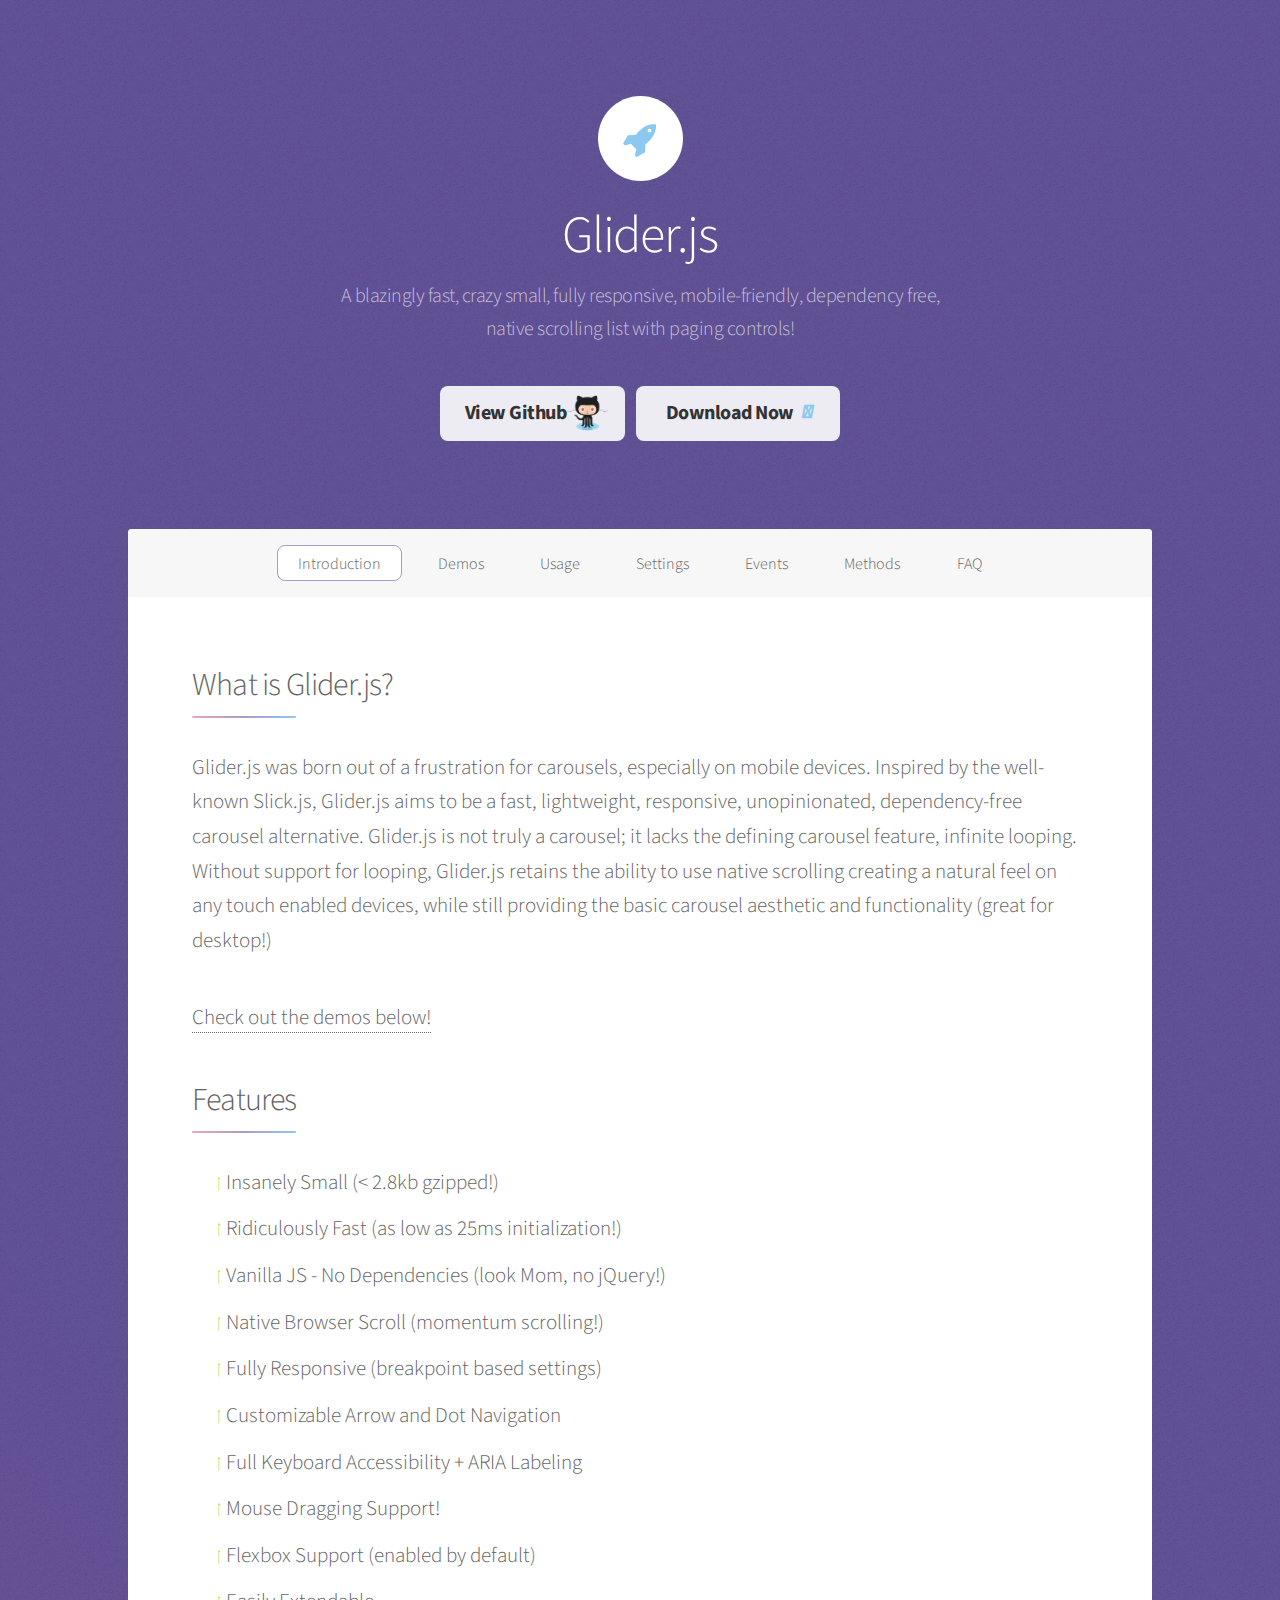
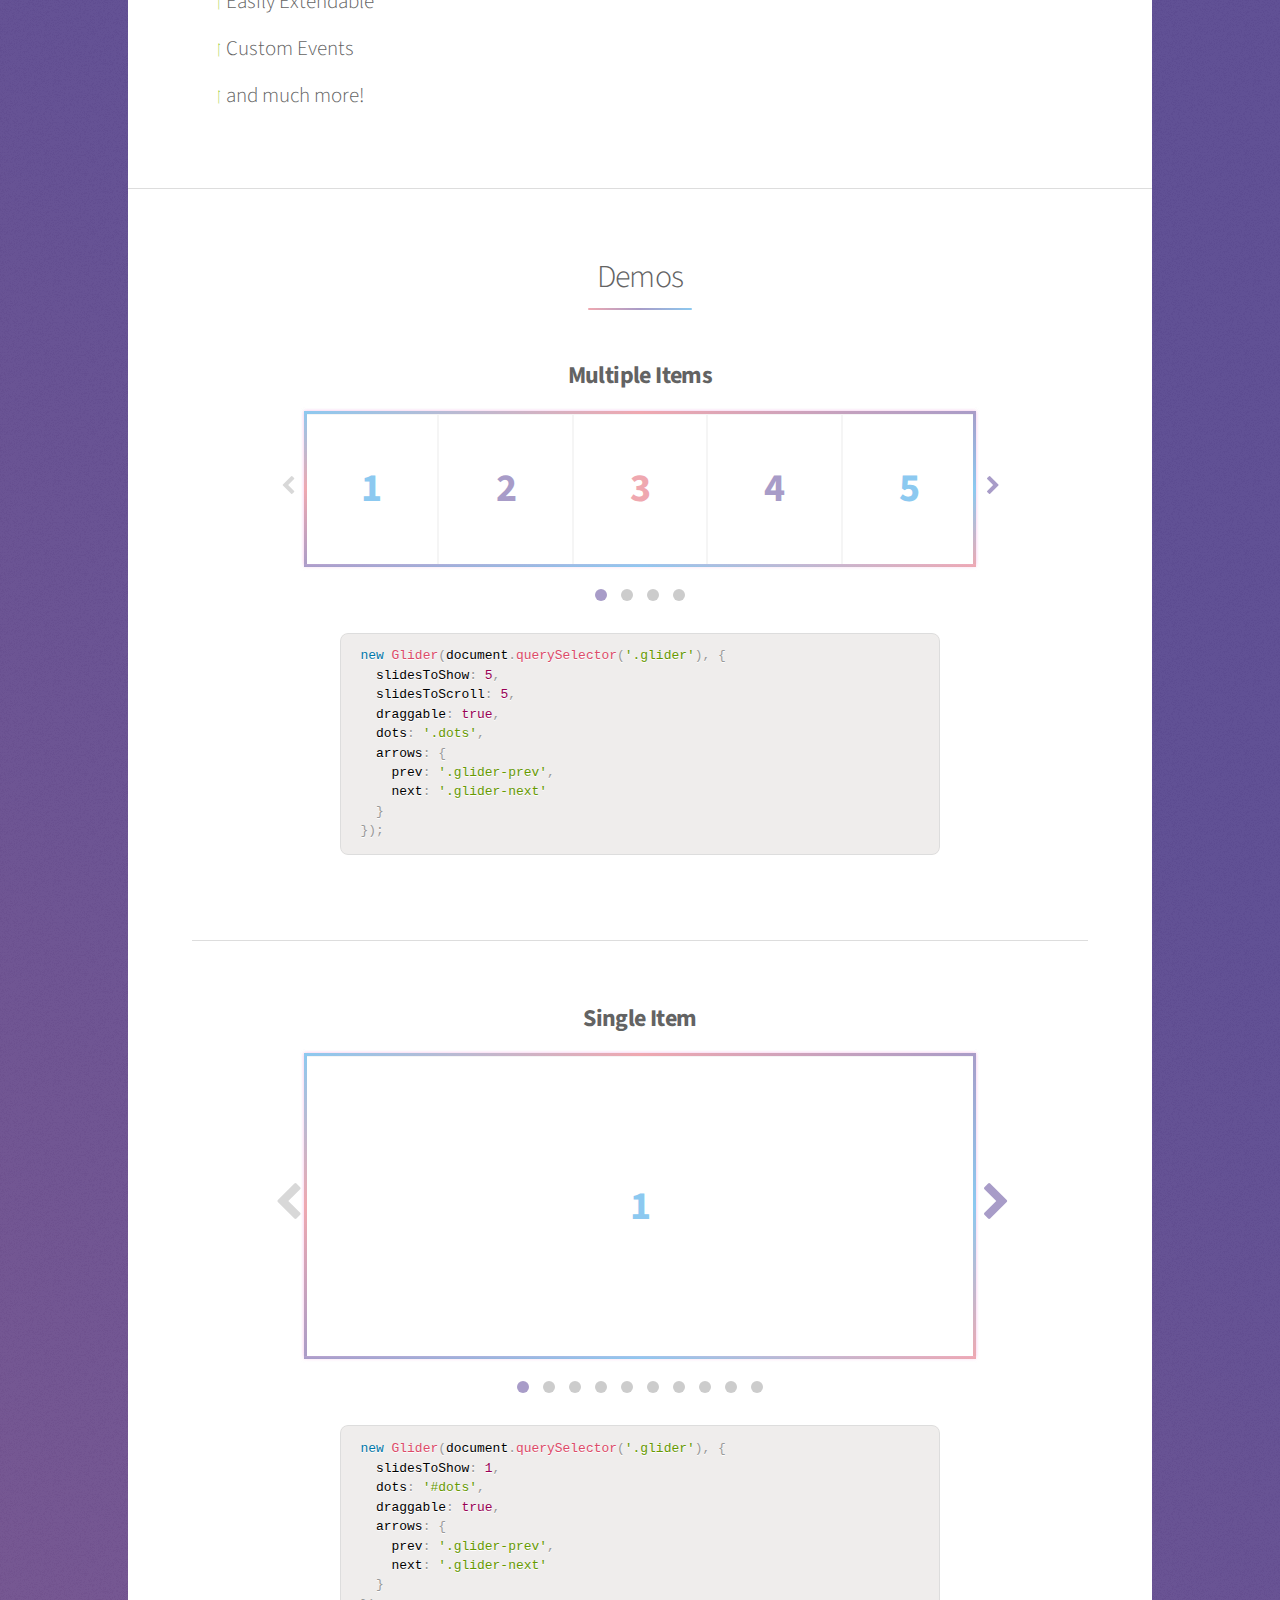
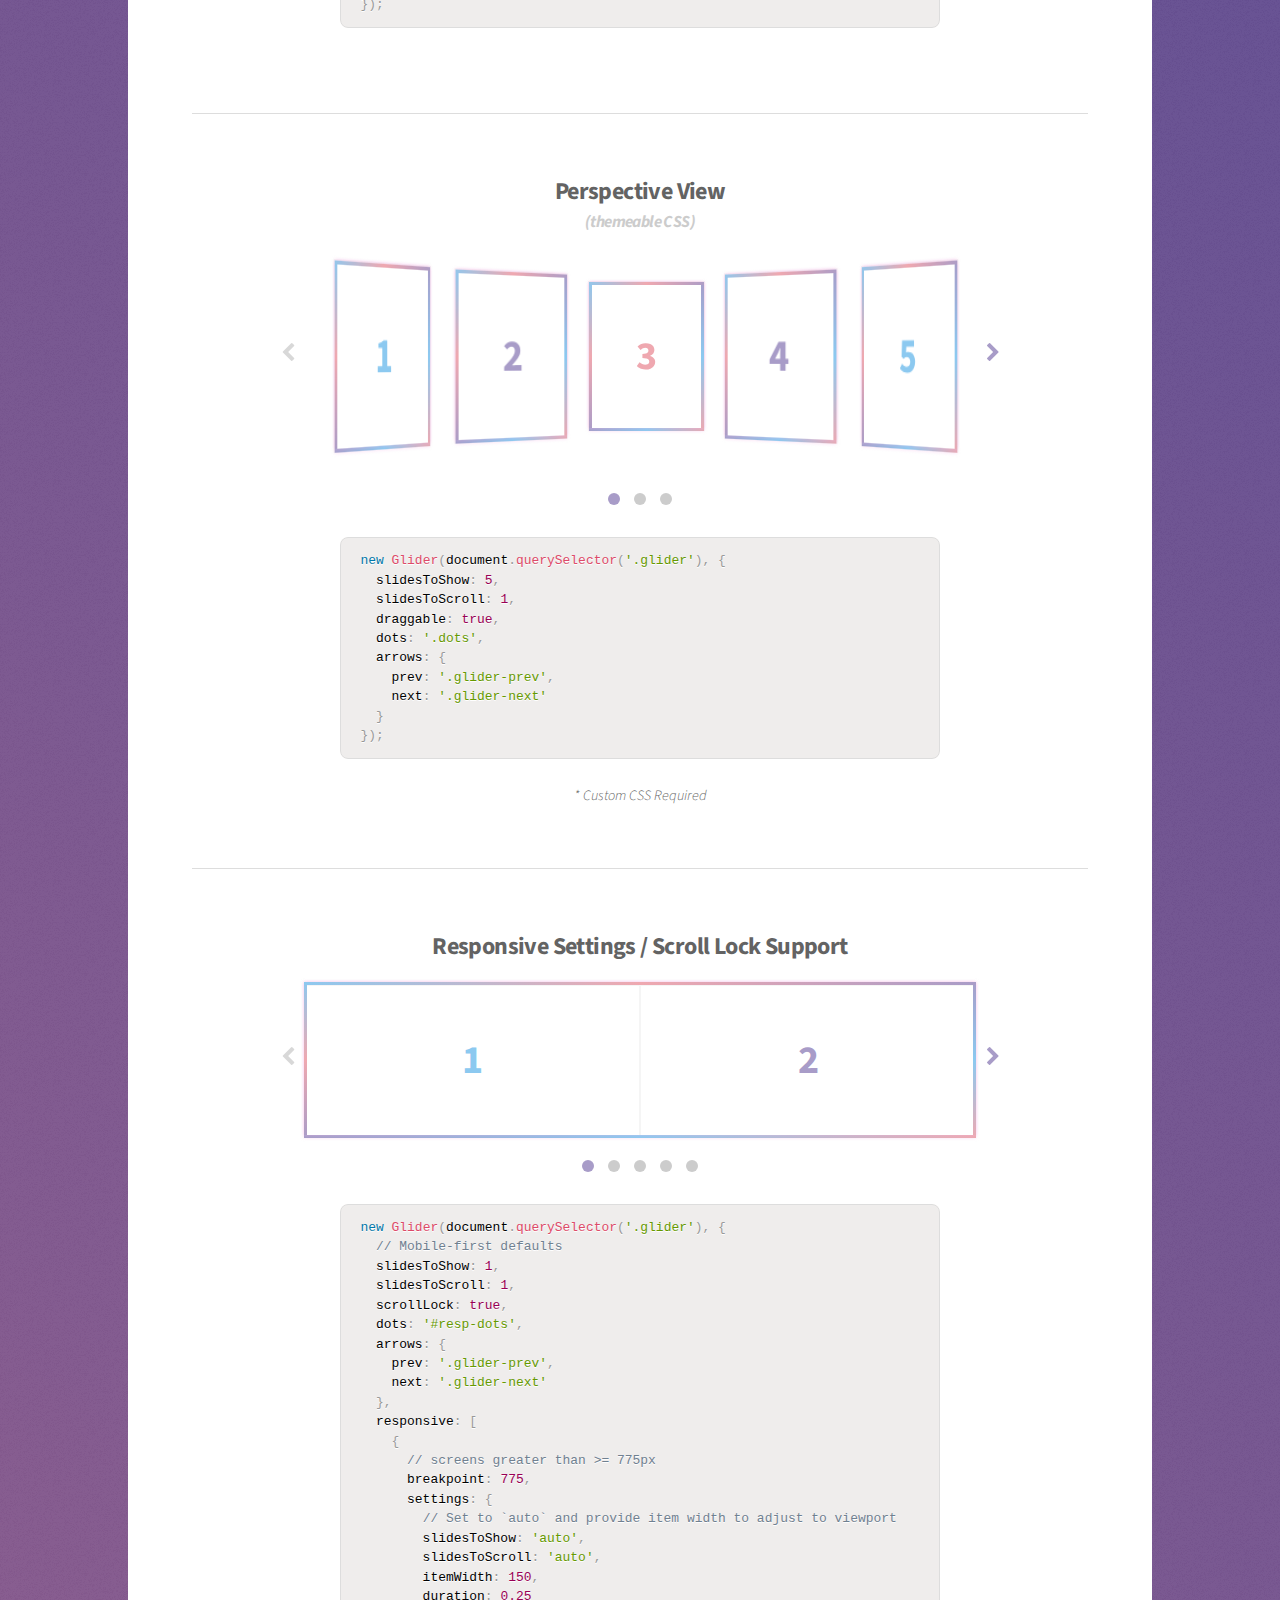
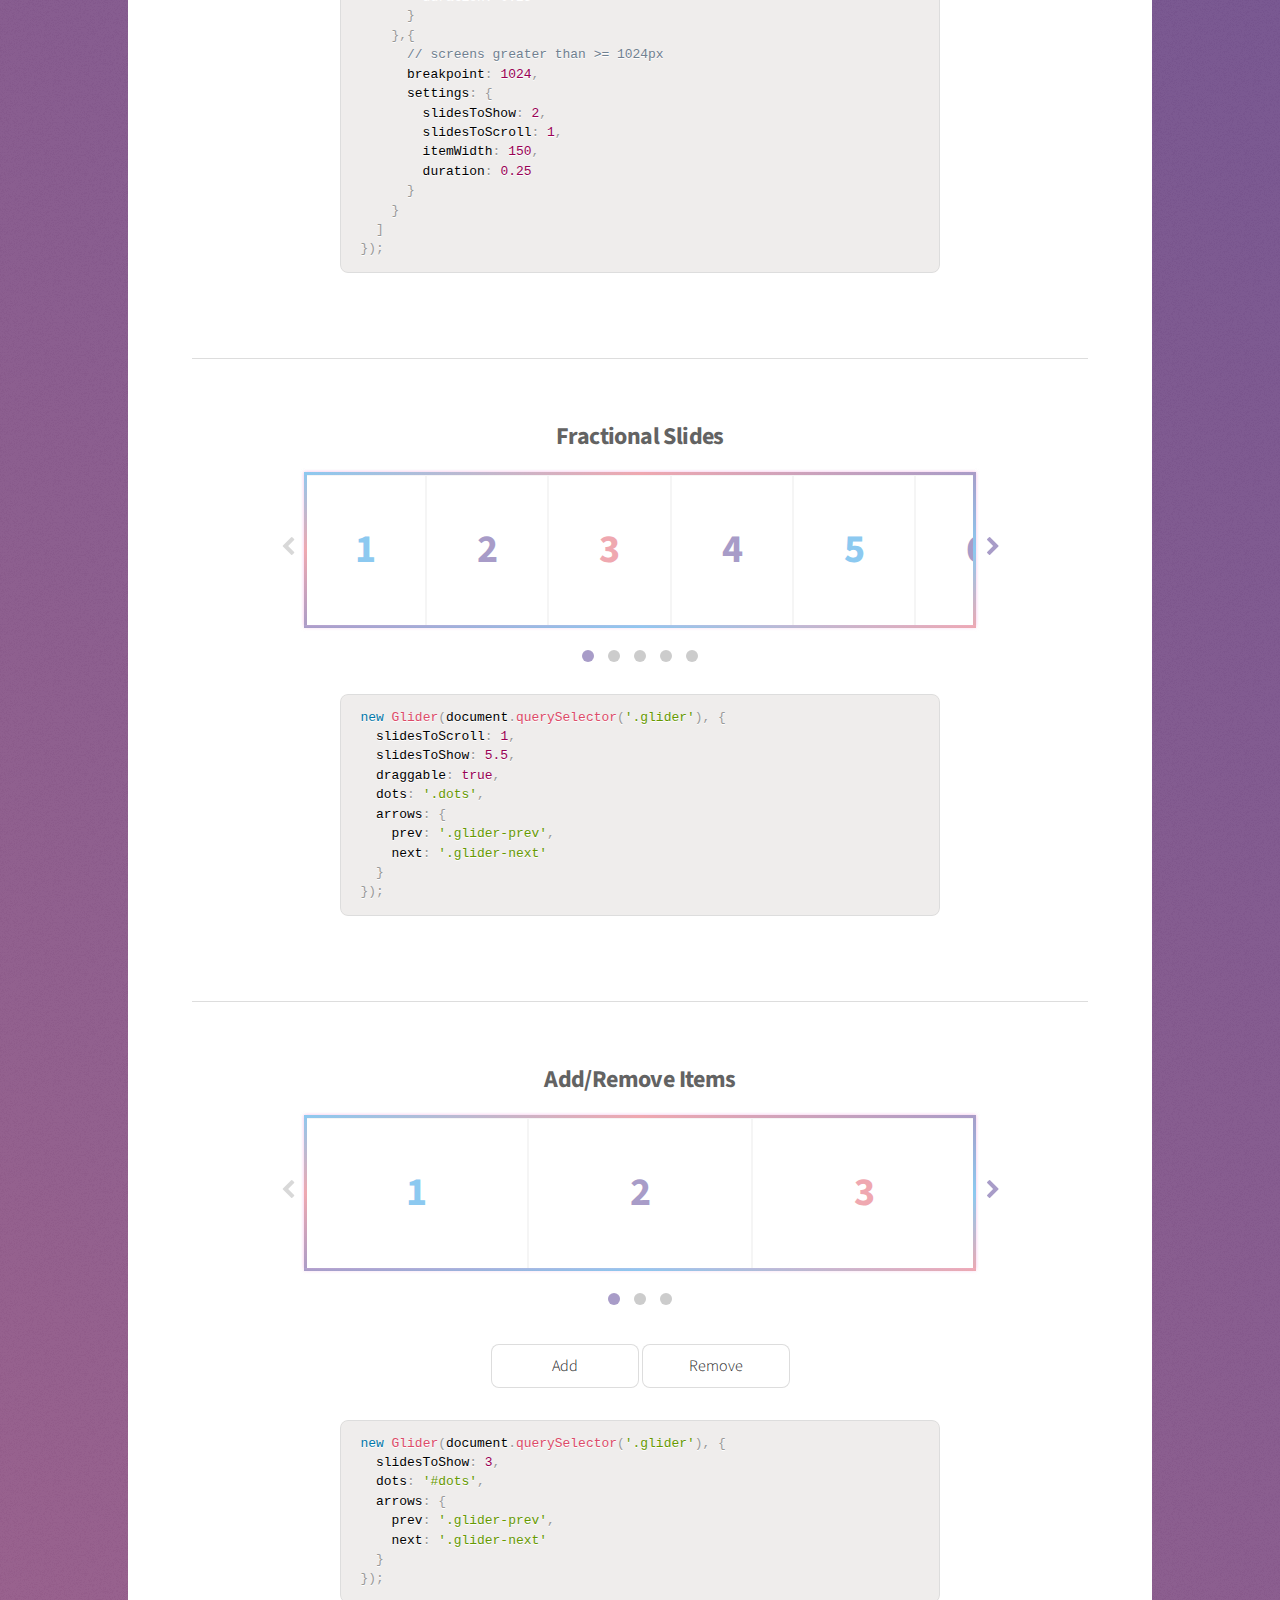
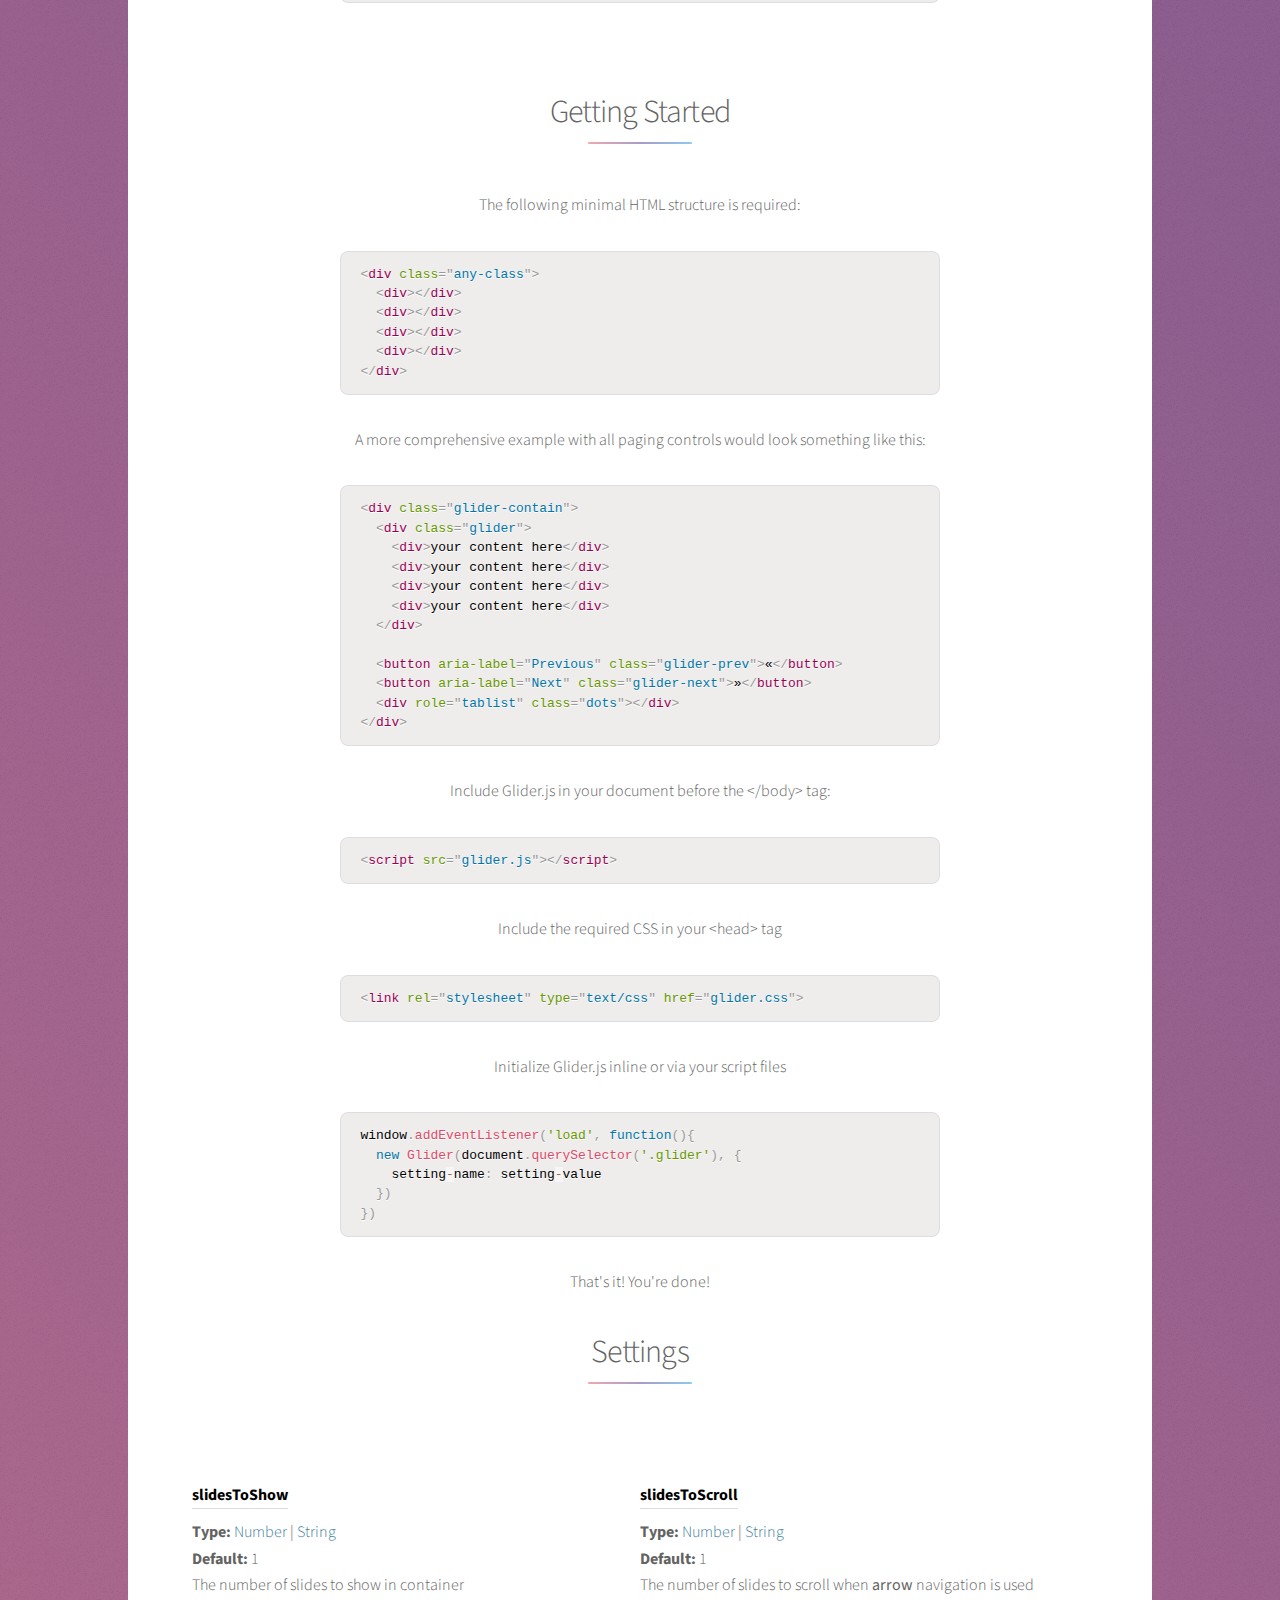
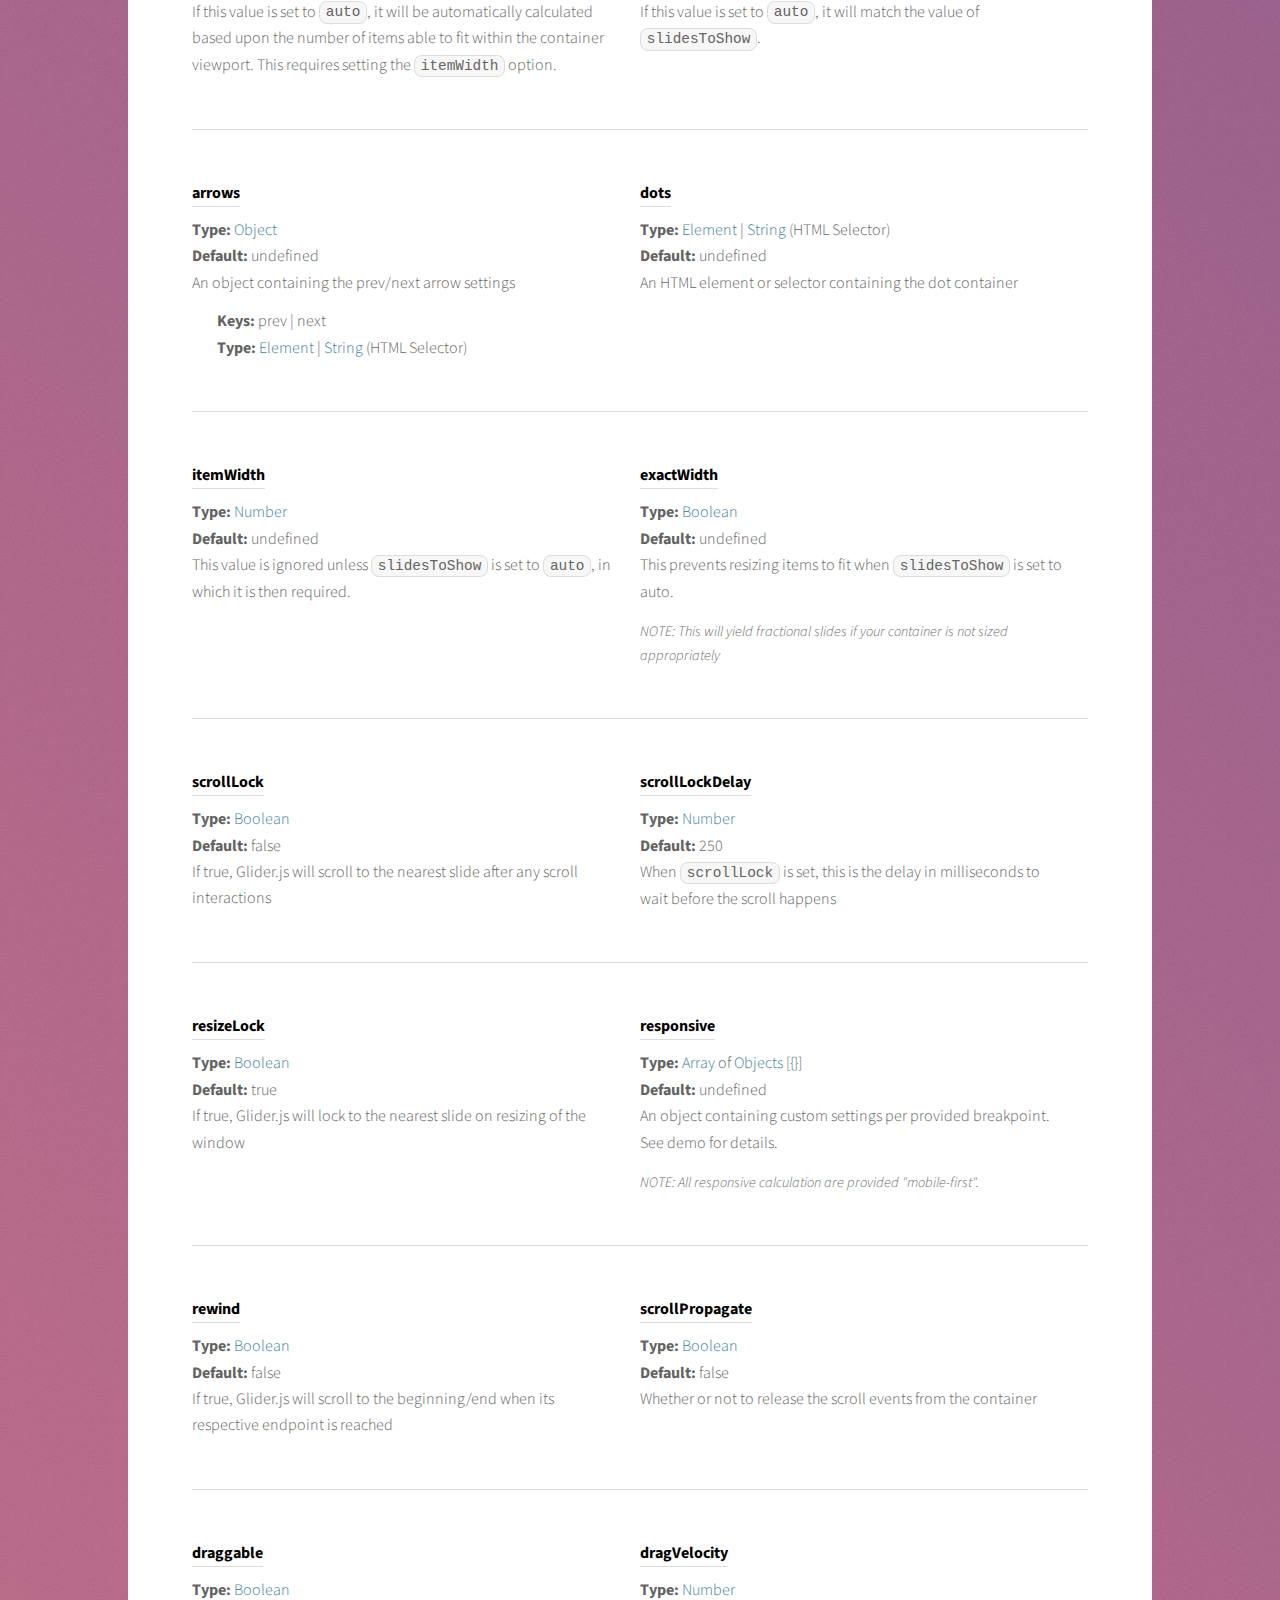
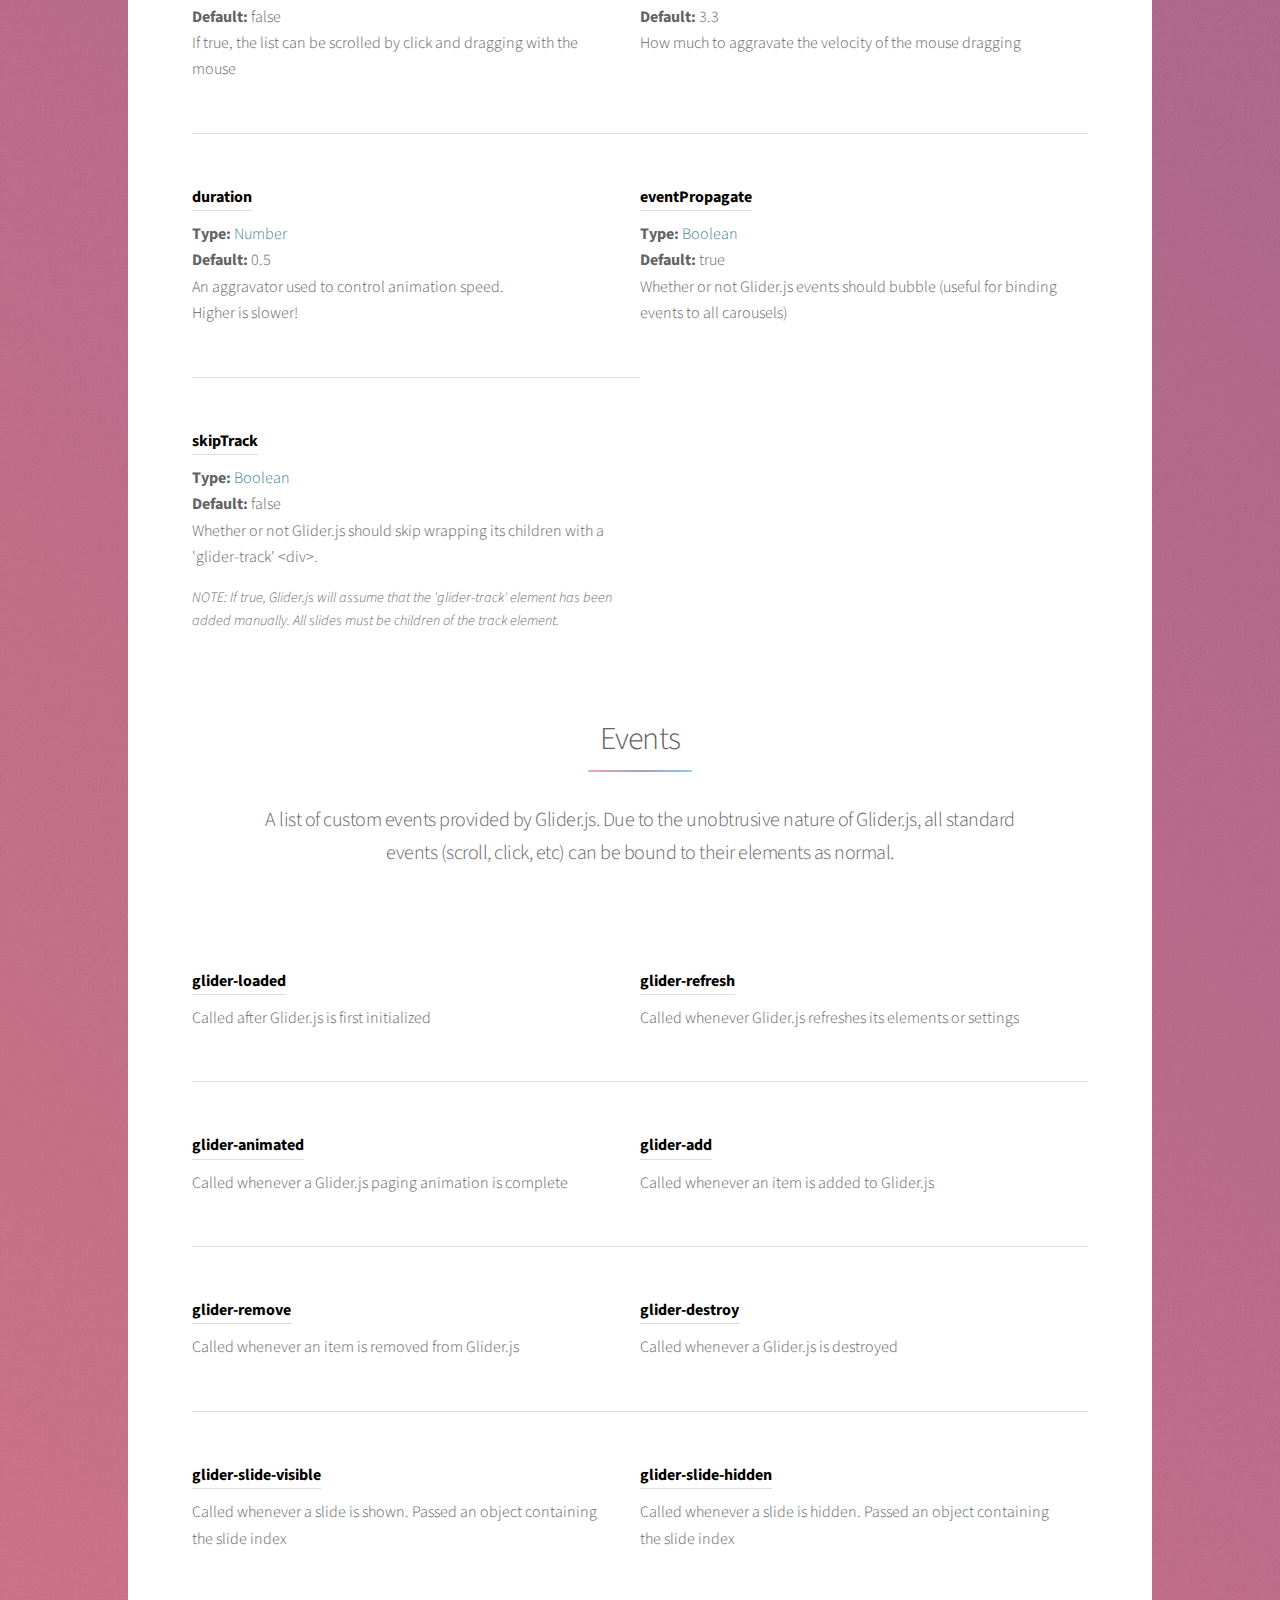
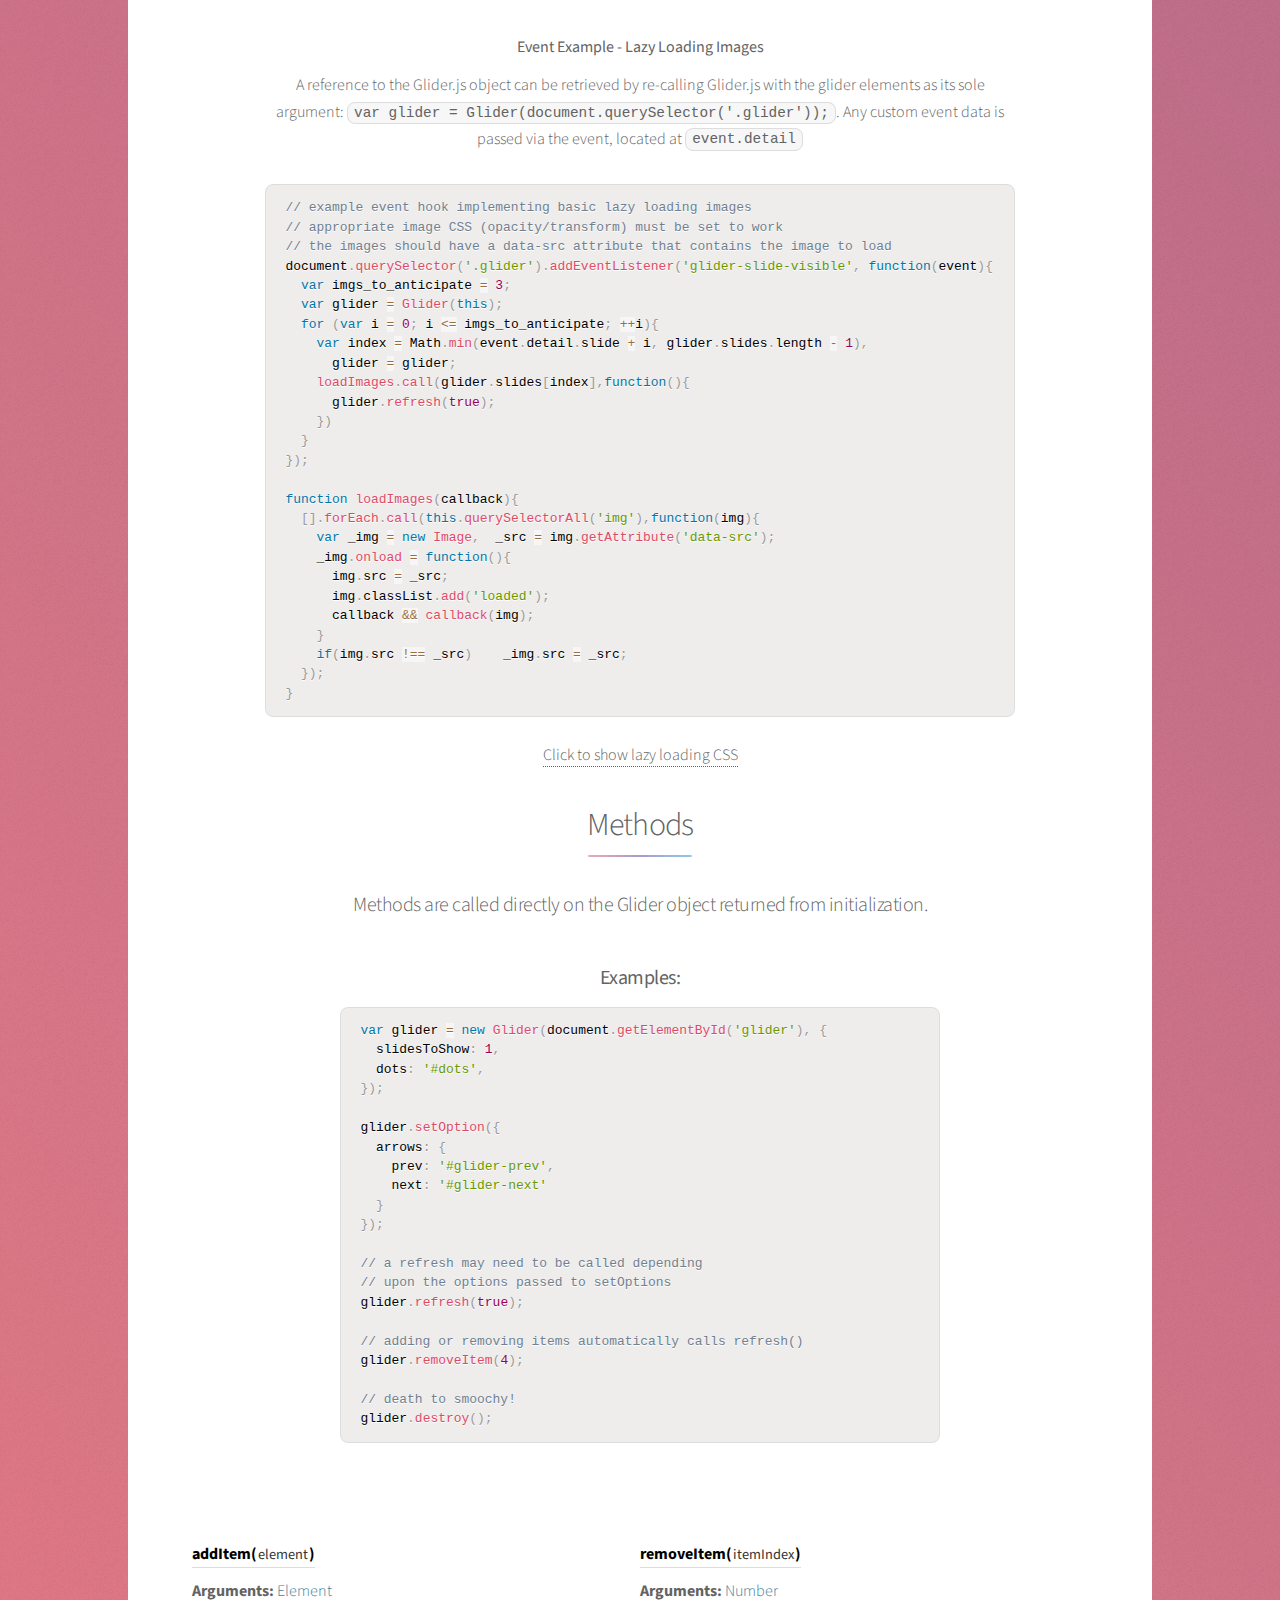
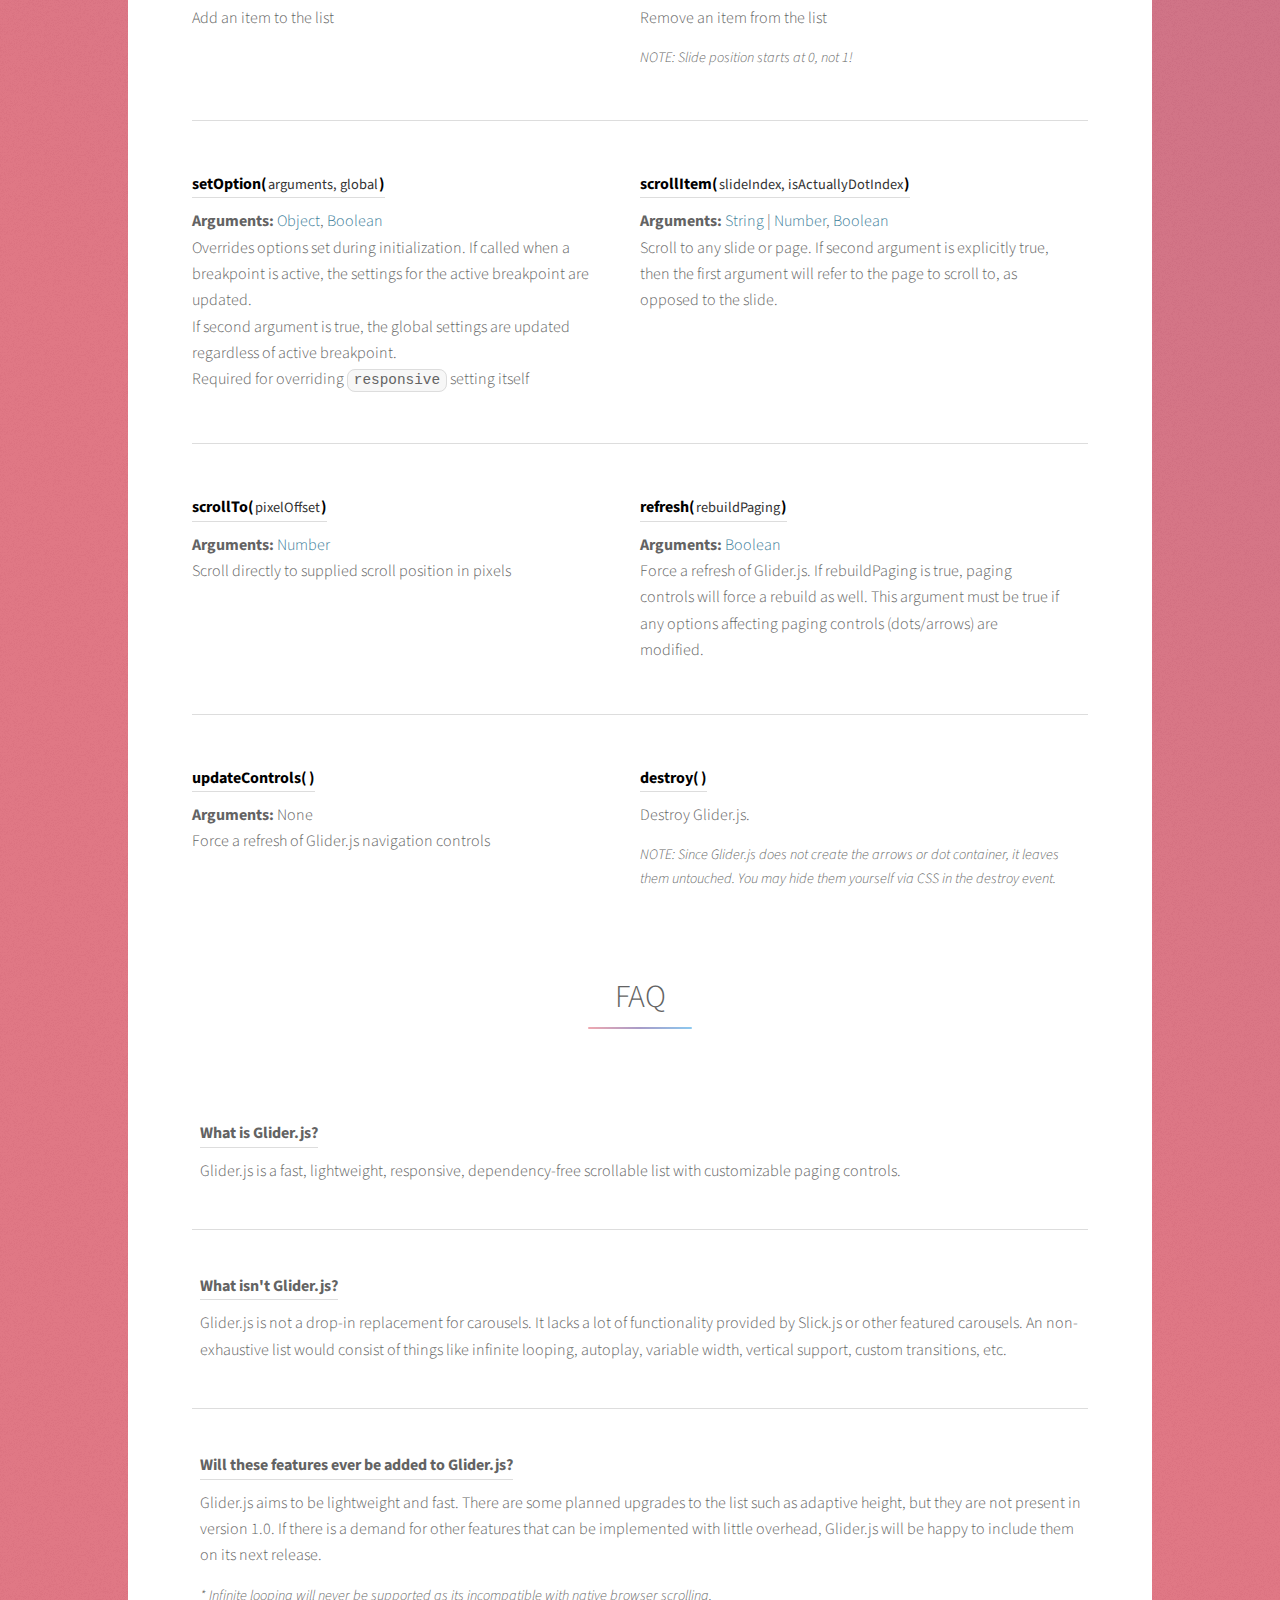
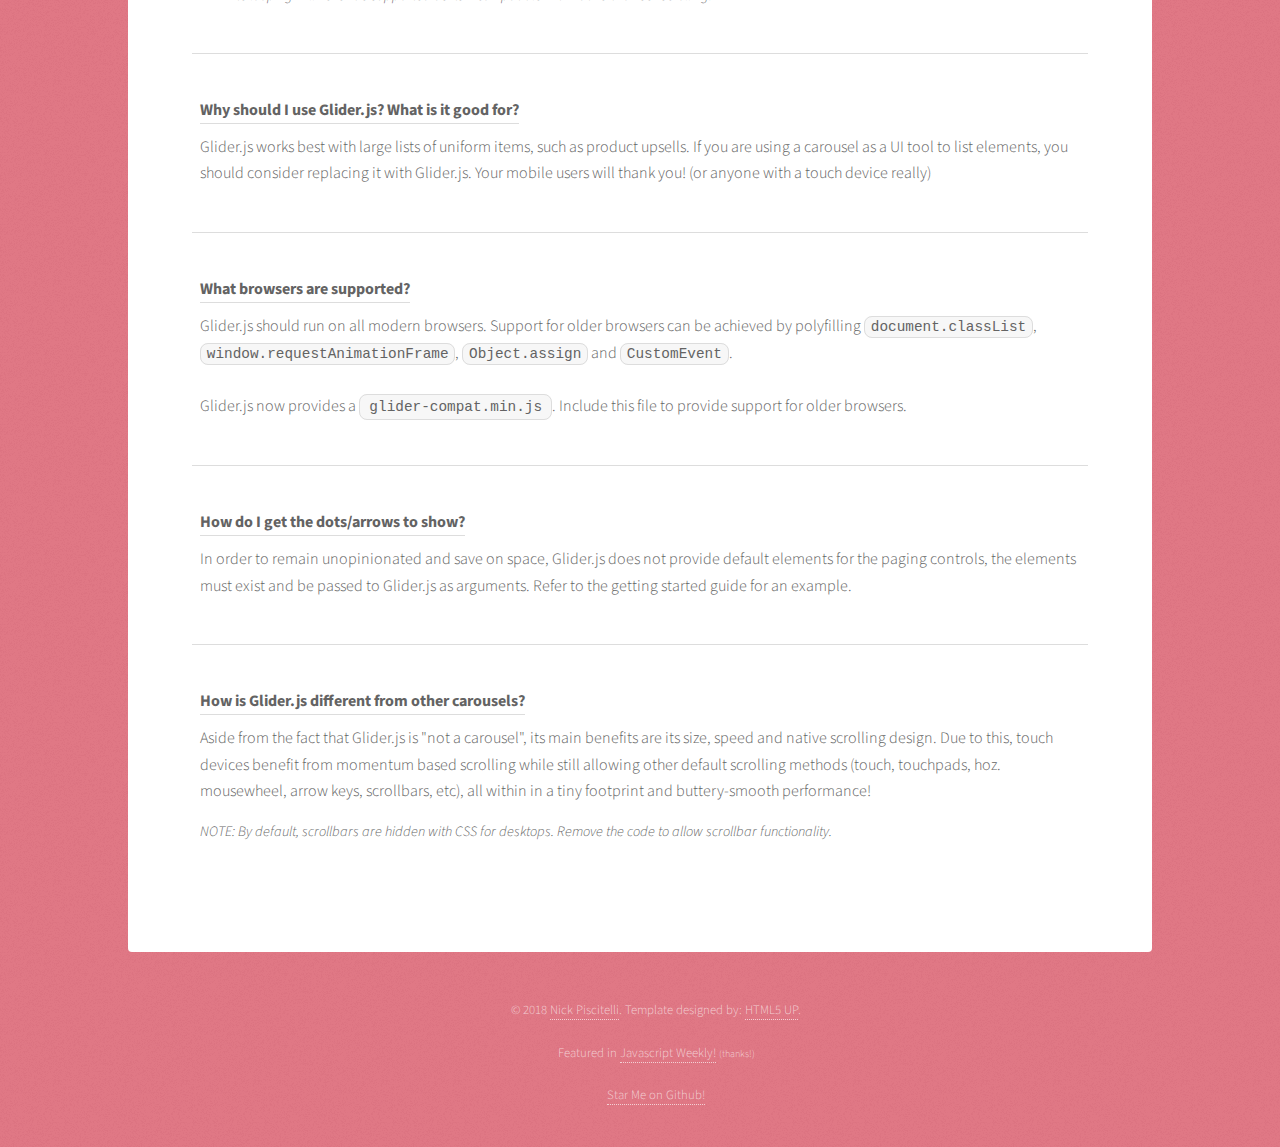
<file: Glider.js-master/docs/index.html>
<!DOCTYPE HTML>
<html>
<head>
  <!--

    _____ __ _     __                _
   / ___// /(_)___/ /___  ____      (_)___
  / (_ // // // _  // -_)/ __/_    / /(_-<
  \___//_//_/ \_,_/ \__//_/  (_)__/ //___/
                               |___/

  Version: 1.5
  Author: Nick Piscitelli (pickykneee)
  Website: https://nickpiscitelli.com
  License: MIT License
  Release Date: October 25th, 2018

  -->
  <title>Glider.js - A fast, lightweight carousel alternative</title>
  <meta charset="utf-8" />
  <link rel="shortcut icon" href="favicon.ico" type="image/x-icon" />
  <meta name='viewport' content='width=device-width, initial-scale=1.0, maximum-scale=1.0, user-scalable=0' />
  <link rel="canonical" href="https://nickpiscitelli.github.io/Glider.js/" />
  <link rel="stylesheet" href="https://use.fontawesome.com/releases/v5.4.1/css/all.css" integrity="sha384-5sAR7xN1Nv6T6+dT2mhtzEpVJvfS3NScPQTrOxhwjIuvcA67KV2R5Jz6kr4abQsz" crossorigin="anonymous">
  <link rel="stylesheet" href="assets/css/prism.css" />
  <link rel="stylesheet" href="assets/css/main.css" />
  <link rel="canonical" href="https://nickpiscitelli.github.io/Glider.js" />
  <noscript>
    <link rel="stylesheet" href="assets/css/noscript.css" />
  </noscript>
  <script src="assets/js/glider-compat.min.js"></script>
  <script src="assets/js/glider.min.js"></script>
</head>

<body class="is-preload">

  <!-- Wrapper -->
  <div id="wrapper">

    <!-- Header -->
    <header id="header" class="alt">
      <span class="logo"><img src="images/logo.svg" alt="" /></span>
      <h1>Glider.js</h1>
      <p>
        A blazingly fast, crazy small, fully responsive, mobile-friendly, dependency free,
        native scrolling list with paging controls!
      </p>
      <p>
        <a href="https://github.com/NickPiscitelli/Glider.js" class="button github">
          <img class="octo" src="images/octo.png" > <span class="mobileHide">View</span> Github
        </a>
        &nbsp;
        <a onclick="ga('send','event','Download Button');" href="https://github.com/NickPiscitelli/Glider.js/archive/master.zip" class="button">
          Download <span class="mobileHide">Now</span>
        <i class="zip fas fa-download dl-icon"></i>
        </a>
      </p>
    </header>

    <!-- Nav -->
    <nav id="nav">
      <ul>
        <li><a href="#intro" class="active">Introduction</a></li>
        <li><a href="#demos">Demos</a></li>
        <li><a href="#usage">Usage</a></li>
        <li><a href="#settings">Settings</a></li>
        <li><a href="#events">Events</a></li>
        <li><a href="#methods">Methods</a></li>
        <li><a href="#faq">FAQ</a></li>
      </ul>
    </nav>
    <!-- Main -->
    <div id="main">
      <!-- Introduction -->
      <section id="intro" class="main">
        <div class="spotlight">
          <div class="content">
            <header class="major">
              <h2>What is Glider.js?</h2>
            </header>
            <p>
              Glider.js was born out of a frustration for carousels, especially on mobile devices. Inspired by the well-known Slick.js, Glider.js aims
              to be a fast, lightweight, responsive, unopinionated, dependency-free carousel alternative. Glider.js is not truly a carousel; it lacks
              the defining carousel feature, infinite looping. Without support for looping, Glider.js retains the ability to use native scrolling creating
              a natural feel on any touch enabled devices, while still providing the basic carousel aesthetic and functionality (great for desktop!)
            </p>
            <p>
              <a href="#demos" class="smooth-scroll">Check out the demos below!</a>
            </p>

            <header class="major">
              <h2>Features</h2>
            </header>
            <ul class="script-features">
              <li><i class="fas fa-check"></i>Insanely Small (&lt; 2.8kb gzipped!)</li>
              <li><i class="fas fa-check"></i>Ridiculously Fast (as low as 25ms initialization!)</li>
              <li><i class="fas fa-check"></i>Vanilla JS - No Dependencies (look Mom, no jQuery!)</li>
              <li><i class="fas fa-check"></i>Native Browser Scroll (momentum scrolling!)</li>
              <li><i class="fas fa-check"></i>Fully Responsive (breakpoint based settings)</li>
              <li><i class="fas fa-check"></i>Customizable Arrow and Dot Navigation</li>
              <li><i class="fas fa-check"></i>Full Keyboard Accessibility + ARIA Labeling</li>
              <li><i class="fas fa-check"></i>Mouse Dragging Support!</li>
              <li><i class="fas fa-check"></i>Flexbox Support (enabled by default)</li>
              <li><i class="fas fa-check"></i>Easily Extendable</li>
              <li><i class="fas fa-check"></i>Custom Events</li>
              <li><i class="fas fa-check"></i>and much more!</li>
            </ul>
          </div>
        </div>
      </section>

      <!-- First Section -->
      <section id="demos" class="main special">
        <header class="major">
          <h2>Demos</h2>
        </header>

        <div class="demo first">
          <h2>Multiple Items</h2>
          <div data-name="Multiple Item" class="glider-contain multiple">
            <div class="gradient-border-bottom">
              <div class="gradient-border">
                <div class="glider" id="glider-double">
                  <div><h1>1</h1></div>
                  <div><h1>2</h1></div>
                  <div><h1>3</h1></div>
                  <div><h1>4</h1></div>
                  <div><h1>5</h1></div>
                  <div><h1>6</h1></div>
                  <div><h1>7</h1></div>
                  <div><h1>8</h1></div>
                  <div><h1>9</h1></div>
                  <div><h1>10</h1></div>
                  <div><h1>11</h1></div>
                  <div><h1>12</h1></div>
                  <div><h1>13</h1></div>
                  <div><h1>14</h1></div>
                  <div><h1>15</h1></div>
                  <div><h1>16</h1></div>
                  <div><h1>17</h1></div>
                  <div><h1>18</h1></div>
                </div>
              </div>
            </div>
            <button role="button" aria-label="Previous" class="glider-prev" id="glider-prev-2"><i class="fa fa-chevron-left"></i></i></button>
            <button role="button" aria-label="Next" class="glider-next" id="glider-next-2"><i class="fa fa-chevron-right"></i></i></button>
            <div id="dots2"></div>
          </div>
          <script>
            window.addEventListener('load', function () {
              window.glides = new Glider(document.getElementById('glider-double'), {
                slidesToShow: 5,
                slidesToScroll: 5,
                draggable: true,
                dots: '#dots2',
                arrows: {
                  prev: '#glider-prev-2',
                  next: '#glider-next-2'
                }
              })
            });
          </script>
          <pre class="line-numbers language-javascript">
            <code class="line-numbers language-javascript">
              new Glider(document.querySelector('.glider'), {
                slidesToShow: 5,
                slidesToScroll: 5,
                draggable: true,
                dots: '.dots',
                arrows: {
                  prev: '.glider-prev',
                  next: '.glider-next'
                }
              });
            </code>
          </pre>
        </div>


        <div class="demo">
          <h2>Single Item</h2>
          <div data-name="Single Item" class="glider-contain">
            <div class="gradient-border-bottom">
              <div class="gradient-border">
                <div class="glider" id="glider-single">
                  <div><h1>1</h1></div>
                  <div><h1>2</h1></div>
                  <div><h1>3</h1></div>
                  <div><h1>4</h1></div>
                  <div><h1>5</h1></div>
                  <div><h1>6</h1></div>
                  <div><h1>7</h1></div>
                  <div><h1>8</h1></div>
                  <div><h1>9</h1></div>
                  <div><h1>10</h1></div>
                </div>
              </div>
            </div>
            <button role="button" aria-label="Previous" class="glider-prev" id="glider-prev"><i class="fa fa-chevron-left"></i></i></button>
            <button role="button" aria-label="Next" class="glider-next" id="glider-next"><i class="fa fa-chevron-right"></i></i></button>
            <div id="dots"></div>
          </div>
          <script>
            window.addEventListener('load', function(){
              new Glider(document.getElementById('glider-single'), {
                slidesToShow: 1,
                dots: '#dots',
                draggable: true,
                arrows: {
                  prev: '#glider-prev',
                  next: '#glider-next'
                },
                easing: function (x, t, b, c, d) {
                  return c*(t/=d)*t + b;
                }
              });
            });
          </script>

          <pre class="line-numbers language-javascript">
            <code class="line-numbers language-javascript">
              new Glider(document.querySelector('.glider'), {
                slidesToShow: 1,
                dots: '#dots',
                draggable: true,
                arrows: {
                  prev: '.glider-prev',
                  next: '.glider-next'
                }
              });
            </code>
          </pre>
        </div>

        <div class="demo persp">
          <h2>Perspective View<span class="aside">(themeable CSS)</span></h2>
          <div data-name="Perspective View" class="glider-contain multiple">
            <div class="glider glider-persp" id="glider-persp">
              <div><div class="gradient-border-bottom"><div class="gradient-border"><h1>1</h1></div></div></div>
              <div><div class="gradient-border-bottom"><div class="gradient-border"><h1>2</h1></div></div></div>
              <div><div class="gradient-border-bottom"><div class="gradient-border"><h1>3</h1></div></div></div>
              <div><div class="gradient-border-bottom"><div class="gradient-border"><h1>4</h1></div></div></div>
              <div><div class="gradient-border-bottom"><div class="gradient-border"><h1>5</h1></div></div></div>
              <div><div class="gradient-border-bottom"><div class="gradient-border"><h1>6</h1></div></div></div>
              <div><div class="gradient-border-bottom"><div class="gradient-border"><h1>7</h1></div></div></div>
              <div><div class="gradient-border-bottom"><div class="gradient-border"><h1>8</h1></div></div></div>
              <div><div class="gradient-border-bottom"><div class="gradient-border"><h1>9</h1></div></div></div>
              <div><div class="gradient-border-bottom"><div class="gradient-border"><h1>10</h1></div></div></div>
              <div><div class="gradient-border-bottom"><div class="gradient-border"><h1>11</h1></div></div></div>
              <div><div class="gradient-border-bottom"><div class="gradient-border"><h1>12</h1></div></div></div>
              <div><div class="gradient-border-bottom"><div class="gradient-border"><h1>13</h1></div></div></div>
              <div><div class="gradient-border-bottom"><div class="gradient-border"><h1>14</h1></div></div></div>
              <div><div class="gradient-border-bottom"><div class="gradient-border"><h1>15</h1></div></div></div>
            </div>
            <button role="button" aria-label="Previous" class="glider-prev" id="glider-prev-per"><i class="fa fa-chevron-left"></i></i></button>
            <button role="button" aria-label="Next" class="glider-next" id="glider-next-per"><i class="fa fa-chevron-right"></i></i></button>
            <div id="dots-per"></div>
          </div>
          <script>
            window.addEventListener('load', function () {
              window.glides = new Glider(document.getElementById('glider-persp'), {
                slidesToShow: 5,
                slidesToScroll: 1,
                draggable: true,
                dots: '#dots-per',
                arrows: {
                  prev: '#glider-prev-per',
                  next: '#glider-next-per'
                }
              })
            });
          </script>
          <pre class="line-numbers language-javascript">
            <code class="line-numbers language-javascript">
              new Glider(document.querySelector('.glider'), {
                slidesToShow: 5,
                slidesToScroll: 1,
                draggable: true,
                dots: '.dots',
                arrows: {
                  prev: '.glider-prev',
                  next: '.glider-next'
                }
              });
            </code>
          </pre>
          <span class="aside">* Custom CSS Required</span>
        </div>
        <div class="demo">
          <h2>Responsive Settings / Scroll Lock Support</h2>
          <div data-name="Responsive Settings" class="glider-contain multiple">
            <div class="gradient-border-bottom">
              <div class="gradient-border">
                <div class="glider" id="glider-resp">
                  <div><h1>1</h1></div>
                  <div><h1>2</h1></div>
                  <div><h1>3</h1></div>
                  <div><h1>4</h1></div>
                  <div><h1>5</h1></div>
                  <div><h1>6</h1></div>
                  <div><h1>7</h1></div>
                  <div><h1>8</h1></div>
                  <div><h1>9</h1></div>
                  <div><h1>10</h1></div>
                </div>
              </div>
            </div>
            <button role="button" aria-label="Previous" class="glider-prev" id="glider-prev-resp"><i class="fa fa-chevron-left"></i></i></button>
            <button role="button" aria-label="Next" class="glider-next" id="glider-next-resp"><i class="fa fa-chevron-right"></i></i></button>
            <div id="resp-dots"></div>
          </div>
          <script>
            window.addEventListener('load',function(){
              new Glider(document.querySelector('#glider-resp'), {
                // Mobile-first defaults
                slidesToShow: 1,
                slidesToScroll: 1,
                scrollLock: true,
                dots: '#resp-dots',
                arrows: {
                  prev: '#glider-prev-resp',
                  next: '#glider-next-resp'
                },
                responsive: [
                  {
                    breakpoint: 775,
                    settings: {
                      slidesToShow: 'auto',
                      slidesToScroll: 'auto',
                      itemWidth: 150,
                      duration: 0.25
                    }
                  },{
                    breakpoint: 1024,
                    settings: {
                      slidesToShow: 2,
                      slidesToScroll: 1,
                      itemWidth: 150,
                      duration: 0.25
                    }
                  }
                ]
              })
            });
          </script>

          <pre class="line-numbers language-javascript">
            <code class="line-numbers language-javascript">
              new Glider(document.querySelector('.glider'), {
                // Mobile-first defaults
                slidesToShow: 1,
                slidesToScroll: 1,
                scrollLock: true,
                dots: '#resp-dots',
                arrows: {
                  prev: '.glider-prev',
                  next: '.glider-next'
                },
                responsive: [
                  {
                    // screens greater than >= 775px
                    breakpoint: 775,
                    settings: {
                      // Set to `auto` and provide item width to adjust to viewport
                      slidesToShow: 'auto',
                      slidesToScroll: 'auto',
                      itemWidth: 150,
                      duration: 0.25
                    }
                  },{
                    // screens greater than >= 1024px
                    breakpoint: 1024,
                    settings: {
                      slidesToShow: 2,
                      slidesToScroll: 1,
                      itemWidth: 150,
                      duration: 0.25
                    }
                  }
                ]
              });
            </code>
          </pre>
        </div>

        <div class="demo">
          <h2>Fractional Slides</h2>
          <div data-name="Fractional Slides" class="glider-contain multiple">
            <div class="gradient-border-bottom">
              <div class="gradient-border">
                <div class="glider" id="glider-cut">
                  <div><h1>1</h1></div>
                  <div><h1>2</h1></div>
                  <div><h1>3</h1></div>
                  <div><h1>4</h1></div>
                  <div><h1>5</h1></div>
                  <div><h1>6</h1></div>
                  <div><h1>7</h1></div>
                  <div><h1>8</h1></div>
                  <div><h1>9</h1></div>
                  <div><h1>10</h1></div>
                  <div><h1>11</h1></div>
                  <div><h1>12</h1></div>
                  <div><h1>13</h1></div>
                  <div><h1>14</h1></div>
                  <div><h1>15</h1></div>
                  <div><h1>16</h1></div>
                  <div><h1>17</h1></div>
                  <div><h1>18</h1></div>
                  <div><h1>19</h1></div>
                  <div><h1>20</h1></div>
                  <div><h1>21</h1></div>
                  <div><h1>22</h1></div>
                  <div><h1>23</h1></div>
                  <div><h1>24</h1></div>
                </div>
              </div>
            </div>
            <button role="button" aria-label="Previous" class="glider-prev" id="cut-prev"><i class="fa fa-chevron-left"></i></i></button>
            <button role="button" aria-label="Next" class="glider-next" id="cut-next"><i class="fa fa-chevron-right"></i></i></button>
            <div role="tablist" id="frac-dots"></div>
          </div>
          <script>
            window.addEventListener('load',function(){
              var glider = new Glider(document.getElementById('glider-cut'), {
                slidesToScroll: 1,
                slidesToShow: 5.5,
                draggable: true,
                dots: '#frac-dots',
                arrows: {
                  prev: '#cut-prev',
                  next: '#cut-next'
                }
              });
            })
          </script>

          <pre class="line-numbers language-javascript">
            <code class="line-numbers language-javascript">
              new Glider(document.querySelector('.glider'), {
                slidesToScroll: 1,
                slidesToShow: 5.5,
                draggable: true,
                dots: '.dots',
                arrows: {
                  prev: '.glider-prev',
                  next: '.glider-next'
                }
              });
            </code>
          </pre>
        </div>

        <div class="demo">
          <div id="add"><h1></h1></div>
          <h2>Add/Remove Items</h2>
          <div data-name="Add/Remove Items" class="glider-contain multiple">
            <div class="gradient-border-bottom">
              <div class="gradient-border">
                <div class="glider" id="glider-add">
                  <div><h1>1</h1></div>
                  <div><h1>2</h1></div>
                  <div><h1>3</h1></div>
                  <div><h1>4</h1></div>
                  <div><h1>5</h1></div>
                  <div><h1>6</h1></div>
                  <div><h1>7</h1></div>
                  <div><h1>8</h1></div>
                  <div><h1>9</h1></div>
                </div>
              </div>
            </div>
            <button role="button" aria-label="Previous" class="glider-prev" id="glider-prev-add"><i class="fa fa-chevron-left"></i></i></button>
            <button role="button" aria-label="Next" class="glider-next" id="glider-next-add"><i class="fa fa-chevron-right"></i></i></button>
            <div id="add-dots"></div>
          </div>
          <p class="buttons">
            <a class="button" id="addSlide">Add</a>
            <a class="button" id="removeSlide">Remove</a>
          </p>
          <script>
          window.addEventListener('load',function(){
            var glider = new Glider(document.getElementById('glider-add'), {
              slidesToShow: 3,
              duration: .6,
              dots: '#add-dots',
              arrows: {
                prev: '#glider-prev-add',
                next: '#glider-next-add'
              }
            });
            document.getElementById('addSlide').addEventListener('click',function(){
              var ele = document.getElementById('add').cloneNode(true);
              ele.id = '';
              ele.querySelector('h1').textContent = glider.slides.length + 1;
              glider.addItem(ele);
              try{
                ga('send','event','Add/Remove Item', 'Add')
              } catch(ex){}
            });
            document.getElementById('removeSlide').addEventListener('click',function(){
              glider.removeItem(glider.slides.length - 1);
              try{
                ga('send','event','Add/Remove Item', 'Remove')
              } catch(ex){}
            });
          })
          </script>

          <pre class="line-numbers language-javascript">
            <code class="line-numbers language-javascript">
              new Glider(document.querySelector('.glider'), {
                slidesToShow: 3,
                dots: '#dots',
                arrows: {
                  prev: '.glider-prev',
                  next: '.glider-next'
                }
              });
            </code>
          </pre>
        </div>
        <!--
        <div class="demo">
          <div id="add"><h1></h1></div>
          <h2>Demo with Content</h2>
          <div class="glider-contain content">
            <div class="glider" id="glider-content">
              <div>
                <div class="gradient-border-bottom">
                  <div class="gradient-border">
                    <div class="article">
                      <img src="http://placehold.it/150/C9E1F5/FFFFFF?text=$_">
                      <h4 class="cool-border">Awesome JS</h4>
                      <p>Wow! Can you believe that Glider.js is only 1.7kb gzipped?! That's pretty small!</p>
                      <a class="read-more">Read More</a>
                    </div>
                  </div>
                </div>
              </div>
              <div>
                <div class="gradient-border-bottom">
                  <div class="gradient-border">
                    <div class="article">
                      <img src="http://placehold.it/150/C9E1F5/FFFFFF?text=>_">
                      <h4 class="cool-border short">JS Weekly</h4>
                      <p>New library Glider.js has absolutely no dependencies! jQuery?  What's that?</p>
                      <a class="read-more">Read More</a>
                    </div>
                  </div>
                </div>
              </div>
              <div>
                <div class="gradient-border-bottom">
                  <div class="gradient-border">
                    <div class="article">
                      <img src="http://placehold.it/150/C9E1F5/FFFFFF?text=0x">
                      <h4 class="cool-border long">Readers MD5 Digest</h4>
                      <p>Glider.js - Wow. Just wow. A must have for any product upsell or content list!</p>
                      <a class="read-more">Read More</a>
                    </div>
                  </div>
                </div>
              </div>
              <div>
                <div class="gradient-border-bottom">
                  <div class="gradient-border">
                    <div class="article">
                      <img src="http://placehold.it/150/C9E1F5/FFFFFF?text=$_">
                      <h4 class="cool-border">Awesome JS</h4>
                      <p>Did you really think they would be different than the previous?</p>
                      <a class="read-more">Read More</a>
                    </div>
                  </div>
                </div>
              </div>
              <div>
                <div class="gradient-border-bottom">
                  <div class="gradient-border">
                    <div class="article">
                      <img src="http://placehold.it/150/C9E1F5/FFFFFF?text=>_">
                      <h4 class="cool-border short">JS Weekly</h4>
                      <p>I'm a programmer, not a writer. Don't expect so much.</p>
                      <a class="read-more">Read More</a>
                    </div>
                  </div>
                </div>
              </div>
              <div>
                <div class="gradient-border-bottom">
                  <div class="gradient-border">
                    <div class="article">
                      <img src="http://placehold.it/150/C9E1F5/FFFFFF?text=0x">
                      <h4 class="cool-border long">Readers SHA1 Digest</h4>
                      <p>Well, at least there was an issue upgrade.</p>
                      <a class="read-more">Read More</a>
                    </div>
                  </div>
                </div>
              </div>
              <div>
                <div class="gradient-border-bottom">
                  <div class="gradient-border">
                    <div class="article">
                      <img src="http://placehold.it/150/C9E1F5/FFFFFF?text=$_">
                      <h4 class="cool-border">Awesome JS</h4>
                      <p>Ok, now you're getting greedy.</p>
                      <a class="read-more">Read More</a>
                    </div>
                  </div>
                </div>
              </div>
              <div>
                <div class="gradient-border-bottom">
                  <div class="gradient-border">
                    <div class="article">
                      <img src="http://placehold.it/150/C9E1F5/FFFFFF?text=>_">
                      <h4 class="cool-border short">JS Weekly</h4>
                      <p>How much content do you think I can produce?</p>
                      <a class="read-more">Read More</a>
                    </div>
                  </div>
                </div>
              </div>
              <div>
                <div class="gradient-border-bottom">
                  <div class="gradient-border">
                    <div class="article">
                      <img src="http://placehold.it/150/C9E1F5/FFFFFF?text=0x">
                      <h4 class="cool-border long">Readers SHA256 Digest</h4>
                      <p>I should have disabled the dots for optimal suspense.</p>
                      <a class="read-more">Read More</a>
                    </div>
                  </div>
                </div>
              </div>
              <div>
                <div class="gradient-border-bottom">
                  <div class="gradient-border">
                    <div class="article">
                      <img src="http://placehold.it/150/C9E1F5/FFFFFF?text=$_">
                      <h4 class="cool-border">Awesome JS</h4>
                      <p>You would have just ended up looking at the arrows anyway.</p>
                      <a class="read-more">Read More</a>
                    </div>
                  </div>
                </div>
              </div>
              <div>
                <div class="gradient-border-bottom">
                  <div class="gradient-border">
                    <div class="article">
                      <img src="http://placehold.it/150/C9E1F5/FFFFFF?text=>_">
                      <h4 class="cool-border short">JS Weekly</h4>
                      <p>At least you know it's almost over soon.</p>
                      <a class="read-more">Read More</a>
                    </div>
                  </div>
                </div>
              </div>
              <div>
                <div class="gradient-border-bottom">
                  <div class="gradient-border">
                    <div class="article">
                      <img src="http://placehold.it/150/C9E1F5/FFFFFF?text=0x">
                      <h4 class="cool-border long">Readers SHA512 Digest</h4>
                      <p>
                        2b38627595da6be<br>
                        Nice hash.
                      </p>
                      <a class="read-more">Read More</a>
                    </div>
                  </div>
                </div>
              </div>
              <div>
                <div class="gradient-border-bottom">
                  <div class="gradient-border">
                    <div class="article">
                      <img src="http://placehold.it/150/C9E1F5/FFFFFF?text=$_">
                      <h4 class="cool-border">Awesome JS</h4>
                      <p>I hope you expected more.</p>
                      <a class="read-more">Read More</a>
                    </div>
                  </div>
                </div>
              </div>
            </div>
            <div id="dots-content"></div>
            <button role="button" aria-label="Previous" class="glider-prev" id="glider-prev-content"><i class="fa fa-chevron-left"></i></i></button>
            <button role="button" aria-label="Next" class="glider-next" id="glider-next-content"><i class="fa fa-chevron-right"></i></i></button>
          </div>
          <script>
            new Glider(document.getElementById('glider-content'), {
              slidesToShow: 1,
              slidesToScroll: 1,
              duration: .75,
              easing: function (x, t, b, c, d) {
                return c*(t/=d)*t + b;
              },
              dots: '#dots-content',
              arrows: {
                prev: '#glider-prev-content',
                next: '#glider-next-content'
              },
              responsive: [{
                breakpoint: 900,
                settings: {
                  slidesToShow: 3,
                  slidesToScroll: 3,
                }
              },{
                breakpoint: 575,
                settings: {
                  slidesToShow: 2,
                  slidesToScroll: 2,
                }
              }]
            });
          </script>

          <pre class="line-numbers language-javascript">
            <code class="line-numbers language-javascript">
              new Glider(document.querySelector('.glider'), {
                slidesToShow: 1,
                slidesToScroll: 1,
                duration: .75,
                // easeInQuad
                easing: function (x, t, b, c, d) {
                  return c*(t/=d)*t + b;
                },
                arrows: {
                  prev: '.glider-prev',
                  next: '.glider-next'
                },
                dots: '#dots',
                responsive: [{
                  breakpoint: 900,
                  settings: {
                    slidesToShow: 3,
                    slidesToScroll: 3,
                  }
                },{
                  breakpoint: 575,
                  settings: {
                    slidesToShow: 2,
                    slidesToScroll: 2,
                  }
                }]
              });
            </code>
          </pre>
        </div>
      </section>
      -->
      <!-- Second Section -->
      <section id="usage" class="main code special">
        <header class="major">
          <h2>Getting Started</h2>
        </header>
        <p>
          The following minimal HTML structure is required:
        </p>
        <pre class="line-numbers language-html">
          <code class="line-numbers language-html">
            &lt;div class="any-class"&gt;
              &lt;div&gt;&lt;/div&gt;
              &lt;div&gt;&lt;/div&gt;
              &lt;div&gt;&lt;/div&gt;
              &lt;div&gt;&lt;/div&gt;
            &lt;/div&gt;
          </code>
        </pre>

        <p>
          A more comprehensive example with all paging controls would
          look something like this:
        </p>
        <pre class="line-numbers language-html">
          <code class="line-numbers language-html">
            &lt;div class="glider-contain"&gt;
              &lt;div class="glider"&gt;
                &lt;div&gt;your content here&lt;/div&gt;
                &lt;div&gt;your content here&lt;/div&gt;
                &lt;div&gt;your content here&lt;/div&gt;
                &lt;div&gt;your content here&lt;/div&gt;
              &lt;/div&gt;

              &lt;button aria-label="Previous" class="glider-prev"&gt;&laquo;&lt;/button&gt;
              &lt;button aria-label="Next" class="glider-next"&gt;&raquo;&lt;/button&gt;
              &lt;div role="tablist" class="dots"&gt;&lt;/div&gt;
            &lt;/div&gt;
          </code>
        </pre>

        <p>
          Include Glider.js in your document before the &lt;/body&gt; tag:
        </p>
        <pre class="line-numbers language-html">
          <code class="line-numbers language-html">
            &lt;script src="glider.js"&gt;&lt;/script&gt;
          </code>
        </pre>

        <p>
          Include the required CSS in your &lt;head&gt; tag
        </p>
        <pre class="line-numbers language-html">
          <code class="line-numbers language-html">
            &lt;link rel="stylesheet" type="text/css" href="glider.css"&gt;
          </code>
        </pre>

        <p>
          Initialize Glider.js inline or via your script files
        </p>
        <pre class="line-numbers language-javascript">
          <code class="line-numbers language-javascript">
            window.addEventListener('load', function(){
              new Glider(document.querySelector('.glider'), {
                setting-name: setting-value
              })
            })
          </code>
        </pre>

        <p>
          That's it! You're done!
        </p>

      </section>

      <!-- Get Started -->
      <section id="settings" class="main special">
        <header class="major">
          <h2>Settings</h2>
        </header>
        <ul class="settings">
          <li>
            <span class="setting-name">slidesToShow</span><br>
            <span class="type">Type:</span> <a href="https://developer.mozilla.org/en-US/docs/Web/JavaScript/Reference/Global_Objects/Number">Number</a> | <a href="https://developer.mozilla.org/en-US/docs/Web/JavaScript/Reference/Global_Objects/String">String</a><br>
            <span class="type default">Default:</span> 1<br>
            The number of slides to show in container<br>

            If this value is set to <code class="slim slimmer">auto</code>, it will be automatically calculated based upon the number
            of items able to fit within the container viewport. This requires setting the <code class="slim slimmer">itemWidth</code> option.
          </li>
          <li>
            <span class="setting-name">slidesToScroll</span><br>
            <span class="type">Type:</span> <a href="https://developer.mozilla.org/en-US/docs/Web/JavaScript/Reference/Global_Objects/Number">Number</a> | <a href="https://developer.mozilla.org/en-US/docs/Web/JavaScript/Reference/Global_Objects/String">String</a><br>
            <span class="type default">Default:</span> 1<br>
            The number of slides to scroll when <b>arrow</b> navigation is used<br>

            If this value is set to <code class="slim slimmer">auto</code>, it will match the value of <code class="slim slimmer">slidesToShow</code>.
          </li>
          <li>
            <span class="setting-name">arrows</span><br>
            <span class="type">Type:</span> <a href="https://developer.mozilla.org/en-US/docs/Web/JavaScript/Reference/Global_Objects/Object">Object</a><br>
            <span class="type default">Default:</span> undefined<br>
            An object containing the prev/next arrow settings<br>
            <span class="indent">
              <span class="type">Keys:</span> prev | next<br>
              <span class="type">Type:</span> <a href="https://developer.mozilla.org/en-US/docs/Web/API/Element">Element</a> | <a href="https://developer.mozilla.org/en-US/docs/Web/JavaScript/Reference/Global_Objects/String">String</a> (HTML Selector)<br>
            </span>
          </li>
          <li>
            <span class="setting-name">dots</span><br>
            <span class="type">Type:</span> <a href="https://developer.mozilla.org/en-US/docs/Web/API/Element">Element</a> | <a href="https://developer.mozilla.org/en-US/docs/Web/JavaScript/Reference/Global_Objects/String">String</a> (HTML Selector)<br>
            <span class="type default">Default:</span> undefined<br>
            An HTML element or selector containing the dot container<br>
          </li>
          <li>
            <span class="setting-name">itemWidth</span><br>
            <span class="type">Type:</span> <a href="https://developer.mozilla.org/en-US/docs/Web/JavaScript/Reference/Global_Objects/Number">Number</a><br>
            <span class="type default">Default:</span> undefined<br>
            This value is ignored unless <code class="slim slimmer">slidesToShow</code> is set to <code class="slim slimmer">auto</code>, in which it is then required.
          </li>
          <li>
            <span class="setting-name">exactWidth</span><br>
            <span class="type">Type:</span> <a href="https://developer.mozilla.org/en-US/docs/Web/JavaScript/Reference/Global_Objects/Boolean">Boolean</a><br>
            <span class="type default">Default:</span> undefined<br>
            This prevents resizing items to fit when <code class="slim slimmer">slidesToShow</code> is set to auto.

            <span class="aside">NOTE: This will yield fractional slides if your container is not sized appropriately</span>
          </li>
          <li>
            <span class="setting-name">scrollLock</span><br>
            <span class="type">Type:</span> <a href="https://developer.mozilla.org/en-US/docs/Web/JavaScript/Reference/Global_Objects/Boolean">Boolean</a><br>
            <span class="type default">Default:</span> false<br>
            If true, Glider.js will scroll to the nearest slide after any scroll interactions
          </li>
          <li>
            <span class="setting-name">scrollLockDelay</span><br>
            <span class="type">Type:</span> <a href="https://developer.mozilla.org/en-US/docs/Web/JavaScript/Reference/Global_Objects/Number">Number</a><br>
            <span class="type default">Default:</span> 250<br>
            When <code class="slim slimmer">scrollLock</code> is set, this is the delay in milliseconds to wait before the scroll happens
          </li>
          <li>
            <span class="setting-name">resizeLock</span><br>
            <span class="type">Type:</span> <a href="https://developer.mozilla.org/en-US/docs/Web/JavaScript/Reference/Global_Objects/Boolean">Boolean</a><br>
            <span class="type default">Default:</span> true<br>
            If true, Glider.js will lock to the nearest slide on resizing of the window
          </li>
          <li>
            <span class="setting-name">responsive</span><br>
            <span class="type">Type:</span> <a href="https://developer.mozilla.org/en-US/docs/Web/JavaScript/Reference/Global_Objects/Array">Array</a> of <a href="https://developer.mozilla.org/en-US/docs/Web/JavaScript/Reference/Global_Objects/Object">Objects</a> [{}]<br>
            <span class="type default">Default:</span> undefined<br>
            An object containing custom settings per provided breakpoint. See demo for details.
            <span class="aside">NOTE: All responsive calculation are provided "mobile-first".</span>
          </li>
          <li>
            <span class="setting-name">rewind</span><br>
            <span class="type">Type:</span> <a href="https://developer.mozilla.org/en-US/docs/Web/JavaScript/Reference/Global_Objects/Boolean">Boolean</a><br>
            <span class="type default">Default:</span> false<br>
            If true, Glider.js will scroll to the beginning/end when its respective endpoint is reached
          </li>
          <li>
            <span class="setting-name">scrollPropagate</span><br>
            <span class="type">Type:</span> <a href="https://developer.mozilla.org/en-US/docs/Web/JavaScript/Reference/Global_Objects/Boolean">Boolean</a><br>
            <span class="type default">Default:</span> false<br>
            Whether or not to release the scroll events from the container
          </li>
          <li>
            <span class="setting-name">draggable</span><br>
            <span class="type">Type:</span> <a href="https://developer.mozilla.org/en-US/docs/Web/JavaScript/Reference/Global_Objects/Boolean">Boolean</a><br>
            <span class="type default">Default:</span> false<br>
            If true, the list can be scrolled by click and dragging with the mouse
          </li>
          <li>
            <span class="setting-name">dragVelocity</span><br>
            <span class="type">Type:</span> <a href="https://developer.mozilla.org/en-US/docs/Web/JavaScript/Reference/Global_Objects/Number">Number</a><br>
            <span class="type default">Default:</span> 3.3<br>
            How much to aggravate the velocity of the mouse dragging
          </li>

          <li>
            <span class="setting-name">duration</span><br>
            <span class="type">Type:</span> <a href="https://developer.mozilla.org/en-US/docs/Web/JavaScript/Reference/Global_Objects/Number">Number</a><br>
            <span class="type default">Default:</span> 0.5<br>
            An aggravator used to control animation speed. <br>Higher is slower!<br>
          </li>
          <li>
            <span class="setting-name">eventPropagate</span><br>
            <span class="type">Type:</span> <a href="https://developer.mozilla.org/en-US/docs/Web/JavaScript/Reference/Global_Objects/Boolean">Boolean</a><br>
            <span class="type default">Default:</span> true<br>
            Whether or not Glider.js events should bubble (useful for binding events to all carousels)
          </li>
          <li>
            <span class="setting-name">skipTrack</span><br>
            <span class="type">Type:</span> <a href="https://developer.mozilla.org/en-US/docs/Web/JavaScript/Reference/Global_Objects/Boolean">Boolean</a><br>
            <span class="type default">Default:</span> false<br>
            Whether or not Glider.js should skip wrapping its children with a 'glider-track' &lt;div&gt;.
            <span class="aside">NOTE: If true, Glider.js will assume that the 'glider-track' element has been added manually. All slides must be children of the track element.</span>
          </li>

        </ul>
      </section>
      <section id="events" class="main special">
        <header class="major">
          <h2>Events</h2>
          <p>
            A list of custom events provided by Glider.js. Due to the unobtrusive nature of Glider.js, all standard events (scroll, click, etc) can be bound to their elements as normal.
          </p>

        </header>
        <ul class="settings">
          <li>
            <span class="setting-name">glider-loaded</span><br>
            Called after Glider.js is first initialized<br>
          </li>
          <li>
            <span class="setting-name">glider-refresh</span><br>
            Called whenever Glider.js refreshes its elements or settings<br>
          </li>
          <li>
            <span class="setting-name">glider-animated</span><br>
            Called whenever a Glider.js paging animation is complete
          </li>
          <li>
            <span class="setting-name">glider-add</span><br>
            Called whenever an item is added to Glider.js
          </li>
          <li>
            <span class="setting-name">glider-remove</span><br>
            Called whenever an item is removed from Glider.js
          </li>
          <li>
            <span class="setting-name">glider-destroy</span><br>
            Called whenever a Glider.js is destroyed
          </li>
          <li>
            <span class="setting-name">glider-slide-visible</span><br>
            Called whenever a slide is shown. Passed an object containing the slide index
          </li>
          <li>
            <span class="setting-name">glider-slide-hidden</span><br>
            Called whenever a slide is hidden. Passed an object containing the slide index
          </li>
        </ul>
        <p class="little-margin"><b>Event Example - Lazy Loading Images</b></p>
          <p>
            A reference to the Glider.js object can be retrieved by re-calling Glider.js with the glider elements
            as its sole argument: <code class="slim">var glider = Glider(document.querySelector('.glider'));</code>. Any custom
            event data is passed via the event, located at <code class="slim">event.detail</code>
          </p>

          <pre class="wide language-javascript">
            <code class="language-javascript">
              // example event hook implementing basic lazy loading images
              // appropriate image CSS (opacity/transform) must be set to work
              // the images should have a data-src attribute that contains the image to load
              document.querySelector('.glider').addEventListener('glider-slide-visible', function(event){
                var imgs_to_anticipate = 3;
                var glider = Glider(this);
                for (var i = 0; i &lt;= imgs_to_anticipate; ++i){
                  var index = Math.min(event.detail.slide + i, glider.slides.length - 1),
                    glider = glider;
                  loadImages.call(glider.slides[index],function(){
                    glider.refresh(true);
                  })
                }
              });

              function loadImages(callback){
                [].forEach.call(this.querySelectorAll('img'),function(img){
                  var _img = new Image,  _src = img.getAttribute('data-src');
                  _img.onload = function(){
                    img.src = _src;
                    img.classList.add('loaded');
                    callback &amp;&amp; callback(img);
                  }
                  if(img.src !== _src)	_img.src = _src;
                });
              }
            </code>
          </pre>
          <p>
            <a data-collapse="css-collapse" class="collapse-control" href="#">Click to show lazy loading CSS</a>
          </p>
          <div id="css-collapse" class="collapse">
            <pre class="language-css">
              <code class="language-css">
                  // example css
                  .glider-slide img {
                    opacity: 0;
                    transition: opacity .1s ease;
                  }
                  .glider-slide img.loaded {
                    opacity: 1;
                  }
              </code>
            </pre>
          </div>
      </section>
      <section id="methods" class="main special">
        <header class="major">
          <h2>Methods</h2>
          <p>Methods are called directly on the Glider object returned from initialization.</p>
          <p class="little-margin"><b>Examples:</b></p>
          <pre class="language-javascript">
            <code class="language-javascript">
              var glider = new Glider(document.getElementById('glider'), {
                slidesToShow: 1,
                dots: '#dots',
              });

              glider.setOption({
                arrows: {
                  prev: '#glider-prev',
                  next: '#glider-next'
                }
              });

              // a refresh may need to be called depending
              // upon the options passed to setOptions
              glider.refresh(true);

              // adding or removing items automatically calls refresh()
              glider.removeItem(4);

              // death to smoochy!
              glider.destroy();
            </code>
          </pre>
        </header>
        <ul class="settings">
          <li>
            <span class="setting-name">addItem(<span class="arguments">element</span>)</span><br>
            <span class="type">Arguments:</span> <a href="https://developer.mozilla.org/en-US/docs/Web/API/Element">Element</a><br>
            Add an item to the list<br>
          </li>
          <li>
            <span class="setting-name">removeItem(<span class="arguments">itemIndex</span>)</span><br>
            <span class="type">Arguments:</span> <a href="https://developer.mozilla.org/en-US/docs/Web/JavaScript/Reference/Global_Objects/Number">Number</a><br>
            Remove an item from the list<br>
            <span class="aside">NOTE: Slide position starts at 0, not 1!</span>
          </li>
          <li>
            <span class="setting-name">setOption(<span class="arguments">arguments, global</span>)</span><br>
            <span class="type">Arguments:</span> <a href="https://developer.mozilla.org/en-US/docs/Web/JavaScript/Reference/Global_Objects/Object">Object</a>,  <a href="https://developer.mozilla.org/en-US/docs/Web/JavaScript/Reference/Global_Objects/Boolean">Boolean</a> <br>
            Overrides options set during initialization. If called when a breakpoint is active, the settings
            for the active breakpoint are updated.<br>
            If second argument is true, the global settings are updated regardless of active breakpoint.<br>
            Required for overriding <code class="slim">responsive</code> setting itself
          </li>
          <li>
            <span class="setting-name">scrollItem(<span class="arguments">slideIndex, isActuallyDotIndex</span>)</span><br>
            <span class="type">Arguments:</span> <a href="https://developer.mozilla.org/en-US/docs/Web/JavaScript/Reference/Global_Objects/String">String</a> | <a href="https://developer.mozilla.org/en-US/docs/Web/JavaScript/Reference/Global_Objects/Number">Number</a>, <a href="https://developer.mozilla.org/en-US/docs/Web/JavaScript/Reference/Global_Objects/Boolean">Boolean</a><br>
            Scroll to any slide or page. If second argument is explicitly true, then the first argument will refer to the page to scroll to, as opposed to the slide.<br>
          </li>
          <li>
            <span class="setting-name">scrollTo(<span class="arguments">pixelOffset</span>)</span><br>
            <span class="type">Arguments:</span> <a href="https://developer.mozilla.org/en-US/docs/Web/JavaScript/Reference/Global_Objects/Number">Number</a> <br>
            Scroll directly to supplied scroll position in pixels<br>
          </li>
          <li>
            <span class="setting-name">refresh(<span class="arguments">rebuildPaging</span>)</span><br>
            <span class="type">Arguments:</span> <a href="https://developer.mozilla.org/en-US/docs/Web/JavaScript/Reference/Global_Objects/Boolean">Boolean</a> <br>
            Force a refresh of Glider.js. If rebuildPaging is true, paging controls will force a rebuild as well. This
            argument must be true if any options affecting paging controls (dots/arrows) are modified.
          </li>
          <li>
            <span class="setting-name">updateControls(<span class="arguments"></span>)</span><br>
            <span class="type">Arguments:</span> None <br>
            Force a refresh of Glider.js navigation controls
          </li>
          <li>
            <span class="setting-name">destroy(<span class="arguments"></span>)</span><br>
            Destroy Glider.js.
            <span class="aside">NOTE: Since Glider.js does not create the arrows or dot container, it leaves them untouched.
              You may hide them yourself via CSS in the destroy event.</span>
          </li>
        </ul>
      </section>


    <section id="faq" class="main code special">
        <header class="major">
          <h2>FAQ</h2>
        </header>
        <ul class="questions">
          <li>
            <p class="question">
              What is Glider.js?
            </p>
            <p class="answer">
              Glider.js is a fast, lightweight, responsive, dependency-free scrollable list with customizable paging controls.
            </p>
          </li>
          <li>
            <p class="question">
              What isn't Glider.js?
            </p>
            <p class="answer">
              Glider.js is not a drop-in replacement for carousels. It lacks a lot of
              functionality provided by Slick.js or other featured carousels. An non-exhaustive list
              would consist of things like infinite looping, autoplay, variable width, vertical support,
              custom transitions, etc.
            </p>
          </li>
          <li>
            <p class="question">
              Will these features ever be added to Glider.js?
            </p>
            <p class="answer">
              Glider.js aims to be lightweight and fast. There are some planned upgrades to the list such as adaptive height, but they are not present in version 1.0.
              If there is a demand for other features that can be implemented with little overhead, Glider.js will be happy to include them on its next release.

              <span class="aside">* Infinite looping will never be supported as its incompatible with native browser scrolling.</span>
            </p>
          </li>
          <li>
            <p class="question">
              Why should I use Glider.js? What is it good for?
            </p>
            <p class="answer">
              Glider.js works best with large lists of uniform items, such as product upsells.

              If you are using a carousel as a UI tool to list elements, you should consider replacing
              it with Glider.js. Your mobile users will thank you! (or anyone with a touch device really)
            </p>
          </li>
          <li>
            <p class="question">
              What browsers are supported?
            </p>
            <p class="answer">
              Glider.js should run on all modern browsers. Support for older browsers can be achieved by polyfilling
              <code class="slim">document.classList</code>, <code class="slim">window.requestAnimationFrame</code>,
              <code class="slim">Object.assign</code> and <code class="slim">CustomEvent</code>.
              <br><br>
              Glider.js now provides a <code class="slime">glider-compat.min.js</code>. Include this file to provide support for older browsers.
            </p>
          </li>
          <li>
            <p class="question">
              How do I get the dots/arrows to show?
            </p>
            <p class="answer">
              In order to remain unopinionated and save on space, Glider.js does not provide default elements
              for the paging controls, the elements must exist and be passed to Glider.js
              as arguments. Refer to the getting started guide for an example.
            </p>
          </li>
          <li>
            <p class="question">
              How is Glider.js different from other carousels?
            </p>
            <p class="answer">
              Aside from the fact that Glider.js is "not a carousel", its main benefits are its size, speed and native scrolling design. Due to this,
              touch devices benefit from momentum based scrolling while still allowing other default scrolling methods (touch, touchpads, hoz. mousewheel, arrow keys, scrollbars, etc), all within in a tiny
              footprint and buttery-smooth performance!

              <span class="aside">
                NOTE: By default, scrollbars are hidden with CSS for desktops. Remove the code to allow scrollbar functionality.
              </aside>
            </p>
          </li>
        </ul>

      </section>
    </div>
    <!-- Footer -->
    <footer id="footer">
      <p class="copyright">&copy; 2018 <a href="https://nickpiscitelli.com">Nick Piscitelli</a>. Template designed by: <a href="https://html5up.net">HTML5 UP</a>.
      <br> <br> Featured in <a href="https://javascriptweekly.com/issues/411">Javascript Weekly!</a> <span style="font-size: 10px;">(thanks!)</span>
        <br><br><a id="ghb" class="github-button" href="https://github.com/NickPiscitelli/Glider.js" data-icon="octicon-star" data-size="large" aria-label="Star NickPiscitelli/Glider.js on GitHub">Star Me on Github!</a>



      </p>
    </footer>

  </div>

  <!-- Kick-ass template designed by: -->
  <!--
    Stellar by HTML5 UP
    html5up.net | @ajlkn
    Free for personal and commercial use under the CCA 3.0 license (html5up.net/license)
  -->

  <!-- Scripts -->
  <!--
    <script src="https://cdnjs.cloudflare.com/ajax/libs/cash/3.0.0-beta.0/cash.min.js"></script>
    -- Some people just can't let go
    <script>
      console.log('blah');
      /*
      var jQuery = $;
      $.fn.extend({
        scrollTop: function(){
          if (this[0] === window){
            return window.pageYOffset || document.body.scrollTop
          }
          return this[0].scrollTop;
        }
      });
      $.map = function(mapObject, cb){
        var keys = Object.keys(mapObject);
        for (var i = 0; i < keys.length; ++i){
          cb(mapObject[keys[i]], keys[i])
        }
      };
      */
    </script>
  -->
  <script
  src="https://code.jquery.com/jquery-3.3.1.min.js"
  integrity="sha256-FgpCb/KJQlLNfOu91ta32o/NMZxltwRo8QtmkMRdAu8="
  crossorigin="anonymous"></script>

  <script src="assets/js/prism.js"></script>
  <script src="assets/js/main.js"></script>

  <script async defer src="https://buttons.github.io/buttons.js"></script>

  <!-- I see you. -->
  <script>
  (function(i,s,o,g,r,a,m){i['GoogleAnalyticsObject']=r;i[r]=i[r]||function(){
  (i[r].q=i[r].q||[]).push(arguments)},i[r].l=1*new Date();a=s.createElement(o),
  m=s.getElementsByTagName(o)[0];a.async=1;a.src=g;m.parentNode.insertBefore(a,m)
  })(window,document,'script','https://www.google-analytics.com/analytics.js','ga');

  ga('create', 'UA-20216161-5', 'auto');
  ga('send', 'pageview');
  </script>



</body>
</html>
</file>
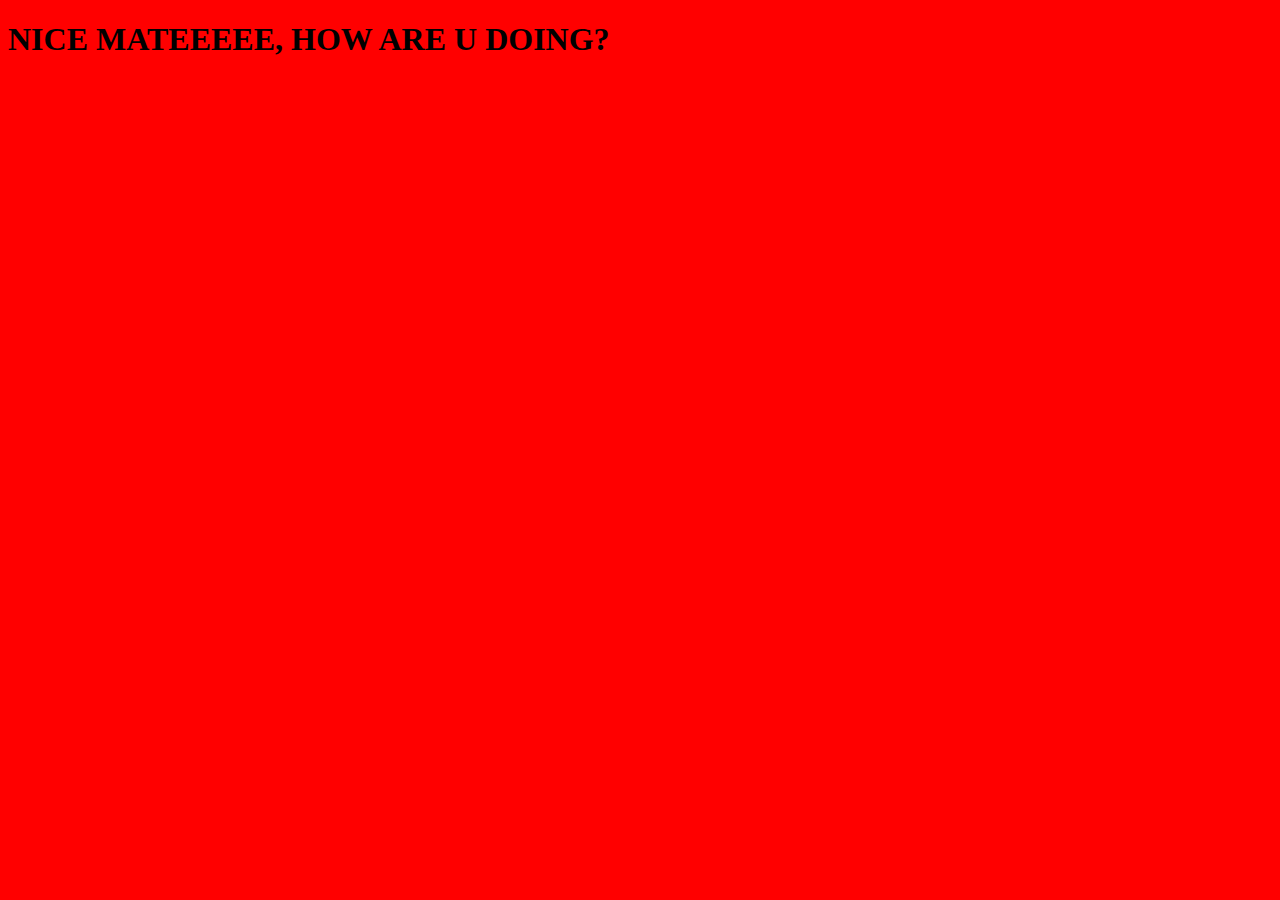
<file: algarve/algarve-preview.html>
<!DOCTYPE html>
<html lang="en">
<head>
    <meta charset="UTF-8">
    <meta http-equiv="X-UA-Compatible" content="IE=edge">
    <meta name="viewport" content="width=device-width, initial-scale=1.0">
    <title>Document</title>
</head>
<body style="background-color: red;">
    <h1>NICE MATEEEEE, HOW ARE U DOING? </h1>
</body>
</html>
</file>
<file: Glider.js-master/docs/assets/css/noscript.css>
/*
	Stellar by HTML5 UP
	html5up.net | @ajlkn
	Free for personal and commercial use under the CCA 3.0 license (html5up.net/license)
*/

/* Header */

	body.is-preload #header.alt > * {
		opacity: 1;
	}

	body.is-preload #header.alt .logo {
		-moz-transform: none;
		-webkit-transform: none;
		-ms-transform: none;
		transform: none;
	}
</file>
<file: Glider.js-master/docs/assets/css/main.css>
@import url(font-awesome.min.css);
@import "https://fonts.googleapis.com/css?family=Source+Sans+Pro:300,400";

/*
  Stellar by HTML5 UP
  html5up.net | @ajlkn
  Free for personal and commercial use under the CCA 3.0 license (html5up.net/license)
*/

html, body, div, span, applet, object,
iframe, h1, h2, h3, h4, h5, h6, p, blockquote,
pre, a, abbr, acronym, address, big, cite,
code, del, dfn, em, img, ins, kbd, q, s, samp,
small, strike, strong, sub, sup, tt, var, b,
u, i, center, dl, dt, dd, ol, ul, li, fieldset,
form, label, legend, table, caption, tbody,
tfoot, thead, tr, th, td, article, aside,
canvas, details, embed, figure, figcaption,
footer, header, hgroup, menu, nav, output, ruby,
section, summary, time, mark, audio, video {
  margin: 0;
  padding: 0;
  border: 0;
  font-size: 100%;
  font: inherit;
  vertical-align: baseline;}

article, aside, details, figcaption, figure,
footer, header, hgroup, menu, nav, section {
  display: block;}

body {
  line-height: 1;
}

ol, ul {
  list-style: none;
}

blockquote, q {
  quotes: none;
}

  blockquote:before, blockquote:after, q:before, q:after {
    content: '';
    content: none;
  }

table {
  border-collapse: collapse;
  border-spacing: 0;
}

body {
  -webkit-text-size-adjust: none;
}

mark {
  background-color: transparent;
  color: inherit;
}

input::-moz-focus-inner {
  border: 0;
  padding: 0;
}

input, select, textarea {
  -moz-appearance: none;
  -webkit-appearance: none;
  -ms-appearance: none;
  appearance: none;
}

/* Basic */

  @-ms-viewport {
    width: device-width;
  }

  body {
    -ms-overflow-style: scrollbar;
  }

  @media screen and (max-width: 480px) {

    html, body {
      min-width: 320px;
    }

  }

  html {
    box-sizing: border-box;
  }

  *, *:before, *:after {
    box-sizing: inherit;
  }

  body {
    background-color: #935d8c;
    background-image: url("images/overlay.png"), -moz-linear-gradient(45deg, #e37682 15%, #5f4d93 85%);
    background-image: url("images/overlay.png"), -webkit-linear-gradient(45deg, #e37682 15%, #5f4d93 85%);
    background-image: url("images/overlay.png"), -ms-linear-gradient(45deg, #e37682 15%, #5f4d93 85%);
    background-image: url("images/overlay.png"), linear-gradient(45deg, #e37682 15%, #5f4d93 85%);
  }

    body.is-preload *, body.is-preload *:before, body.is-preload *:after {
      -moz-animation: none !important;
      -webkit-animation: none !important;
      -ms-animation: none !important;
      animation: none !important;
      -moz-transition: none !important;
      -webkit-transition: none !important;
      -ms-transition: none !important;
      transition: none !important;
    }

/* Type */

  body {
    background-color: #935d8c;
    color: rgba(255, 255, 255, 0.65);
  }

  body, input, select, textarea {
    font-family: "Source Sans Pro", Helvetica, sans-serif;
    font-size: 17pt;
    font-weight: 300;
    line-height: 1.65;
  }

    @media screen and (max-width: 1680px) {

      body, input, select, textarea {
        font-size: 14pt;
      }

    }

    @media screen and (max-width: 1280px) {

      body, input, select, textarea {
        font-size: 12pt;
      }

    }

    @media screen and (max-width: 360px) {

      body, input, select, textarea {
        font-size: 11pt;
      }

    }

  a {
    -moz-transition: color 0.2s ease, border-bottom 0.2s ease;
    -webkit-transition: color 0.2s ease, border-bottom 0.2s ease;
    -ms-transition: color 0.2s ease, border-bottom 0.2s ease;
    transition: color 0.2s ease, border-bottom 0.2s ease;
    text-decoration: none;
    border-bottom: dotted 1px;
    color: inherit;
  }

    a:hover {
      border-bottom-color: transparent;
    }

  strong, b {
    font-weight: 400;
  }

  em, i {
    font-style: italic;
  }

  p {
    margin: 0 0 2em 0;
  }

    p.content {
      -moz-columns: 20em 2;
      -webkit-columns: 20em 2;
      -ms-columns: 20em 2;
      columns: 20em 2;
      -moz-column-gap: 2em;
      -webkit-column-gap: 2em;
      -ms-column-gap: 2em;
      column-gap: 2em;
      text-align: justify;
    }

  h1, h2, h3, h4, h5, h6 {
    font-weight: 300;
    line-height: 1.5;
    margin: 0 0 0.7em 0;
    letter-spacing: -0.025em;
  }

    h1 a, h2 a, h3 a, h4 a, h5 a, h6 a {
      color: inherit;
      text-decoration: none;
    }

  h1 {
    font-size: 2.5em;
    line-height: 1.2;
  }

  h2 {
    font-size: 1.5em;
  }

  h3 {
    font-size: 1.25em;
  }

  h4 {
    font-size: 1.1em;
  }

  h5 {
    font-size: 0.9em;
  }

  h6 {
    font-size: 0.7em;
  }

  @media screen and (max-width: 736px) {

    h1 {
      font-size: 2em;
    }

  }

  sub {
    font-size: 0.8em;
    position: relative;
    top: 0.5em;
  }

  sup {
    font-size: 0.8em;
    position: relative;
    top: -0.5em;
  }

  blockquote {
    border-left: solid 4px;
    font-style: italic;
    margin: 0 0 2em 0;
    padding: 0.5em 0 0.5em 2em;
  }

  code {
    border-radius: 8px;
    border: solid 1px;
    font-family: "Courier New", monospace;
    font-size: 0.9em;
    margin: 0 0.25em;
    padding: 0.25em 0.65em;
  }

  pre {
    -webkit-overflow-scrolling: touch;
    font-family: "Courier New", monospace;
    font-size: 0.9em;
    margin: 0 0 2em 0;
  }

    pre code {
      display: block;
      line-height: 1.75;
      padding: 1em 1.5em;
      overflow-x: auto;
    }

  hr {
    border: 0;
    border-bottom: solid 1px;
    margin: 2em 0;
  }

    hr.major {
      margin: 3em 0;
    }

  .align-left {
    text-align: left;
  }

  .align-center {
    text-align: center;
  }

  .align-right {
    text-align: right;
  }

  input, select, textarea {
    color: #ffffff;
  }

  a:hover {
    color: #ffffff;
  }

  strong, b {
    color: #ffffff;
  }

  h1, h2, h3, h4, h5, h6 {
    color: #ffffff;
  }

  blockquote {
    border-left-color: rgba(255, 255, 255, 0.35);
  }

  code {
    background: rgba(255, 255, 255, 0.075);
    border-color: rgba(255, 255, 255, 0.35);
  }

  hr {
    border-bottom-color: rgba(255, 255, 255, 0.35);
  }

/* Row */

  .row {
    display: flex;
    flex-wrap: wrap;
    box-sizing: border-box;
    align-items: stretch;
  }

    .row > * {
      box-sizing: border-box;
    }

    .row.gtr-uniform > * > :last-child {
      margin-bottom: 0;
    }

    .row.aln-left {
      justify-content: flex-start;
    }

    .row.aln-center {
      justify-content: center;
    }

    .row.aln-right {
      justify-content: flex-end;
    }

    .row.aln-top {
      align-items: flex-start;
    }

    .row.aln-middle {
      align-items: center;
    }

    .row.aln-bottom {
      align-items: flex-end;
    }

    .row > .imp {
      order: -1;
    }

    .row > .col-1 {
      width: 8.3333333333%;
    }

    .row > .off-1 {
      margin-left: 8.3333333333%;
    }

    .row > .col-2 {
      width: 16.6666666667%;
    }

    .row > .off-2 {
      margin-left: 16.6666666667%;
    }

    .row > .col-3 {
      width: 25%;
    }

    .row > .off-3 {
      margin-left: 25%;
    }

    .row > .col-4 {
      width: 33.3333333333%;
    }

    .row > .off-4 {
      margin-left: 33.3333333333%;
    }

    .row > .col-5 {
      width: 41.6666666667%;
    }

    .row > .off-5 {
      margin-left: 41.6666666667%;
    }

    .row > .col-6 {
      width: 50%;
    }

    .row > .off-6 {
      margin-left: 50%;
    }

    .row > .col-7 {
      width: 58.3333333333%;
    }

    .row > .off-7 {
      margin-left: 58.3333333333%;
    }

    .row > .col-8 {
      width: 66.6666666667%;
    }

    .row > .off-8 {
      margin-left: 66.6666666667%;
    }

    .row > .col-9 {
      width: 75%;
    }

    .row > .off-9 {
      margin-left: 75%;
    }

    .row > .col-10 {
      width: 83.3333333333%;
    }

    .row > .off-10 {
      margin-left: 83.3333333333%;
    }

    .row > .col-11 {
      width: 91.6666666667%;
    }

    .row > .off-11 {
      margin-left: 91.6666666667%;
    }

    .row > .col-12 {
      width: 100%;
    }

    .row > .off-12 {
      margin-left: 100%;
    }

    .row.gtr-0 {
      margin-top: 0;
      margin-left: 0em;
    }

      .row.gtr-0 > * {
        padding: 0 0 0 0em;
      }

      .row.gtr-0.gtr-uniform {
        margin-top: 0em;
      }

        .row.gtr-0.gtr-uniform > * {
          padding-top: 0em;
        }

    .row.gtr-25 {
      margin-top: 0;
      margin-left: -0.375em;
    }

      .row.gtr-25 > * {
        padding: 0 0 0 0.375em;
      }

      .row.gtr-25.gtr-uniform {
        margin-top: -0.375em;
      }

        .row.gtr-25.gtr-uniform > * {
          padding-top: 0.375em;
        }

    .row.gtr-50 {
      margin-top: 0;
      margin-left: -0.75em;
    }

      .row.gtr-50 > * {
        padding: 0 0 0 0.75em;
      }

      .row.gtr-50.gtr-uniform {
        margin-top: -0.75em;
      }

        .row.gtr-50.gtr-uniform > * {
          padding-top: 0.75em;
        }

    .row {
      margin-top: 0;
      margin-left: -1.5em;
    }

      .row > * {
        padding: 0 0 0 1.5em;
      }

      .row.gtr-uniform {
        margin-top: -1.5em;
      }

        .row.gtr-uniform > * {
          padding-top: 1.5em;
        }

    .row.gtr-150 {
      margin-top: 0;
      margin-left: -2.25em;
    }

      .row.gtr-150 > * {
        padding: 0 0 0 2.25em;
      }

      .row.gtr-150.gtr-uniform {
        margin-top: -2.25em;
      }

        .row.gtr-150.gtr-uniform > * {
          padding-top: 2.25em;
        }

    .row.gtr-200 {
      margin-top: 0;
      margin-left: -3em;
    }

      .row.gtr-200 > * {
        padding: 0 0 0 3em;
      }

      .row.gtr-200.gtr-uniform {
        margin-top: -3em;
      }

        .row.gtr-200.gtr-uniform > * {
          padding-top: 3em;
        }

    @media screen and (max-width: 1680px) {

      .row {
        display: flex;
        flex-wrap: wrap;
        box-sizing: border-box;
        align-items: stretch;
      }

        .row > * {
          box-sizing: border-box;
        }

        .row.gtr-uniform > * > :last-child {
          margin-bottom: 0;
        }

        .row.aln-left {
          justify-content: flex-start;
        }

        .row.aln-center {
          justify-content: center;
        }

        .row.aln-right {
          justify-content: flex-end;
        }

        .row.aln-top {
          align-items: flex-start;
        }

        .row.aln-middle {
          align-items: center;
        }

        .row.aln-bottom {
          align-items: flex-end;
        }

        .row > .imp-xlarge {
          order: -1;
        }

        .row > .col-1-xlarge {
          width: 8.3333333333%;
        }

        .row > .off-1-xlarge {
          margin-left: 8.3333333333%;
        }

        .row > .col-2-xlarge {
          width: 16.6666666667%;
        }

        .row > .off-2-xlarge {
          margin-left: 16.6666666667%;
        }

        .row > .col-3-xlarge {
          width: 25%;
        }

        .row > .off-3-xlarge {
          margin-left: 25%;
        }

        .row > .col-4-xlarge {
          width: 33.3333333333%;
        }

        .row > .off-4-xlarge {
          margin-left: 33.3333333333%;
        }

        .row > .col-5-xlarge {
          width: 41.6666666667%;
        }

        .row > .off-5-xlarge {
          margin-left: 41.6666666667%;
        }

        .row > .col-6-xlarge {
          width: 50%;
        }

        .row > .off-6-xlarge {
          margin-left: 50%;
        }

        .row > .col-7-xlarge {
          width: 58.3333333333%;
        }

        .row > .off-7-xlarge {
          margin-left: 58.3333333333%;
        }

        .row > .col-8-xlarge {
          width: 66.6666666667%;
        }

        .row > .off-8-xlarge {
          margin-left: 66.6666666667%;
        }

        .row > .col-9-xlarge {
          width: 75%;
        }

        .row > .off-9-xlarge {
          margin-left: 75%;
        }

        .row > .col-10-xlarge {
          width: 83.3333333333%;
        }

        .row > .off-10-xlarge {
          margin-left: 83.3333333333%;
        }

        .row > .col-11-xlarge {
          width: 91.6666666667%;
        }

        .row > .off-11-xlarge {
          margin-left: 91.6666666667%;
        }

        .row > .col-12-xlarge {
          width: 100%;
        }

        .row > .off-12-xlarge {
          margin-left: 100%;
        }

        .row.gtr-0 {
          margin-top: 0;
          margin-left: 0em;
        }

          .row.gtr-0 > * {
            padding: 0 0 0 0em;
          }

          .row.gtr-0.gtr-uniform {
            margin-top: 0em;
          }

            .row.gtr-0.gtr-uniform > * {
              padding-top: 0em;
            }

        .row.gtr-25 {
          margin-top: 0;
          margin-left: -0.375em;
        }

          .row.gtr-25 > * {
            padding: 0 0 0 0.375em;
          }

          .row.gtr-25.gtr-uniform {
            margin-top: -0.375em;
          }

            .row.gtr-25.gtr-uniform > * {
              padding-top: 0.375em;
            }

        .row.gtr-50 {
          margin-top: 0;
          margin-left: -0.75em;
        }

          .row.gtr-50 > * {
            padding: 0 0 0 0.75em;
          }

          .row.gtr-50.gtr-uniform {
            margin-top: -0.75em;
          }

            .row.gtr-50.gtr-uniform > * {
              padding-top: 0.75em;
            }

        .row {
          margin-top: 0;
          margin-left: -1.5em;
        }

          .row > * {
            padding: 0 0 0 1.5em;
          }

          .row.gtr-uniform {
            margin-top: -1.5em;
          }

            .row.gtr-uniform > * {
              padding-top: 1.5em;
            }

        .row.gtr-150 {
          margin-top: 0;
          margin-left: -2.25em;
        }

          .row.gtr-150 > * {
            padding: 0 0 0 2.25em;
          }

          .row.gtr-150.gtr-uniform {
            margin-top: -2.25em;
          }

            .row.gtr-150.gtr-uniform > * {
              padding-top: 2.25em;
            }

        .row.gtr-200 {
          margin-top: 0;
          margin-left: -3em;
        }

          .row.gtr-200 > * {
            padding: 0 0 0 3em;
          }

          .row.gtr-200.gtr-uniform {
            margin-top: -3em;
          }

            .row.gtr-200.gtr-uniform > * {
              padding-top: 3em;
            }

    }

    @media screen and (max-width: 1280px) {

      .row {
        display: flex;
        flex-wrap: wrap;
        box-sizing: border-box;
        align-items: stretch;
      }

        .row > * {
          box-sizing: border-box;
        }

        .row.gtr-uniform > * > :last-child {
          margin-bottom: 0;
        }

        .row.aln-left {
          justify-content: flex-start;
        }

        .row.aln-center {
          justify-content: center;
        }

        .row.aln-right {
          justify-content: flex-end;
        }

        .row.aln-top {
          align-items: flex-start;
        }

        .row.aln-middle {
          align-items: center;
        }

        .row.aln-bottom {
          align-items: flex-end;
        }

        .row > .imp-large {
          order: -1;
        }

        .row > .col-1-large {
          width: 8.3333333333%;
        }

        .row > .off-1-large {
          margin-left: 8.3333333333%;
        }

        .row > .col-2-large {
          width: 16.6666666667%;
        }

        .row > .off-2-large {
          margin-left: 16.6666666667%;
        }

        .row > .col-3-large {
          width: 25%;
        }

        .row > .off-3-large {
          margin-left: 25%;
        }

        .row > .col-4-large {
          width: 33.3333333333%;
        }

        .row > .off-4-large {
          margin-left: 33.3333333333%;
        }

        .row > .col-5-large {
          width: 41.6666666667%;
        }

        .row > .off-5-large {
          margin-left: 41.6666666667%;
        }

        .row > .col-6-large {
          width: 50%;
        }

        .row > .off-6-large {
          margin-left: 50%;
        }

        .row > .col-7-large {
          width: 58.3333333333%;
        }

        .row > .off-7-large {
          margin-left: 58.3333333333%;
        }

        .row > .col-8-large {
          width: 66.6666666667%;
        }

        .row > .off-8-large {
          margin-left: 66.6666666667%;
        }

        .row > .col-9-large {
          width: 75%;
        }

        .row > .off-9-large {
          margin-left: 75%;
        }

        .row > .col-10-large {
          width: 83.3333333333%;
        }

        .row > .off-10-large {
          margin-left: 83.3333333333%;
        }

        .row > .col-11-large {
          width: 91.6666666667%;
        }

        .row > .off-11-large {
          margin-left: 91.6666666667%;
        }

        .row > .col-12-large {
          width: 100%;
        }

        .row > .off-12-large {
          margin-left: 100%;
        }

        .row.gtr-0 {
          margin-top: 0;
          margin-left: 0em;
        }

          .row.gtr-0 > * {
            padding: 0 0 0 0em;
          }

          .row.gtr-0.gtr-uniform {
            margin-top: 0em;
          }

            .row.gtr-0.gtr-uniform > * {
              padding-top: 0em;
            }

        .row.gtr-25 {
          margin-top: 0;
          margin-left: -0.375em;
        }

          .row.gtr-25 > * {
            padding: 0 0 0 0.375em;
          }

          .row.gtr-25.gtr-uniform {
            margin-top: -0.375em;
          }

            .row.gtr-25.gtr-uniform > * {
              padding-top: 0.375em;
            }

        .row.gtr-50 {
          margin-top: 0;
          margin-left: -0.75em;
        }

          .row.gtr-50 > * {
            padding: 0 0 0 0.75em;
          }

          .row.gtr-50.gtr-uniform {
            margin-top: -0.75em;
          }

            .row.gtr-50.gtr-uniform > * {
              padding-top: 0.75em;
            }

        .row {
          margin-top: 0;
          margin-left: -1.5em;
        }

          .row > * {
            padding: 0 0 0 1.5em;
          }

          .row.gtr-uniform {
            margin-top: -1.5em;
          }

            .row.gtr-uniform > * {
              padding-top: 1.5em;
            }

        .row.gtr-150 {
          margin-top: 0;
          margin-left: -2.25em;
        }

          .row.gtr-150 > * {
            padding: 0 0 0 2.25em;
          }

          .row.gtr-150.gtr-uniform {
            margin-top: -2.25em;
          }

            .row.gtr-150.gtr-uniform > * {
              padding-top: 2.25em;
            }

        .row.gtr-200 {
          margin-top: 0;
          margin-left: -3em;
        }

          .row.gtr-200 > * {
            padding: 0 0 0 3em;
          }

          .row.gtr-200.gtr-uniform {
            margin-top: -3em;
          }

            .row.gtr-200.gtr-uniform > * {
              padding-top: 3em;
            }

    }

    @media screen and (max-width: 980px) {

      .row {
        display: flex;
        flex-wrap: wrap;
        box-sizing: border-box;
        align-items: stretch;
      }

        .row > * {
          box-sizing: border-box;
        }

        .row.gtr-uniform > * > :last-child {
          margin-bottom: 0;
        }

        .row.aln-left {
          justify-content: flex-start;
        }

        .row.aln-center {
          justify-content: center;
        }

        .row.aln-right {
          justify-content: flex-end;
        }

        .row.aln-top {
          align-items: flex-start;
        }

        .row.aln-middle {
          align-items: center;
        }

        .row.aln-bottom {
          align-items: flex-end;
        }

        .row > .imp-medium {
          order: -1;
        }

        .row > .col-1-medium {
          width: 8.3333333333%;
        }

        .row > .off-1-medium {
          margin-left: 8.3333333333%;
        }

        .row > .col-2-medium {
          width: 16.6666666667%;
        }

        .row > .off-2-medium {
          margin-left: 16.6666666667%;
        }

        .row > .col-3-medium {
          width: 25%;
        }

        .row > .off-3-medium {
          margin-left: 25%;
        }

        .row > .col-4-medium {
          width: 33.3333333333%;
        }

        .row > .off-4-medium {
          margin-left: 33.3333333333%;
        }

        .row > .col-5-medium {
          width: 41.6666666667%;
        }

        .row > .off-5-medium {
          margin-left: 41.6666666667%;
        }

        .row > .col-6-medium {
          width: 50%;
        }

        .row > .off-6-medium {
          margin-left: 50%;
        }

        .row > .col-7-medium {
          width: 58.3333333333%;
        }

        .row > .off-7-medium {
          margin-left: 58.3333333333%;
        }

        .row > .col-8-medium {
          width: 66.6666666667%;
        }

        .row > .off-8-medium {
          margin-left: 66.6666666667%;
        }

        .row > .col-9-medium {
          width: 75%;
        }

        .row > .off-9-medium {
          margin-left: 75%;
        }

        .row > .col-10-medium {
          width: 83.3333333333%;
        }

        .row > .off-10-medium {
          margin-left: 83.3333333333%;
        }

        .row > .col-11-medium {
          width: 91.6666666667%;
        }

        .row > .off-11-medium {
          margin-left: 91.6666666667%;
        }

        .row > .col-12-medium {
          width: 100%;
        }

        .row > .off-12-medium {
          margin-left: 100%;
        }

        .row.gtr-0 {
          margin-top: 0;
          margin-left: 0em;
        }

          .row.gtr-0 > * {
            padding: 0 0 0 0em;
          }

          .row.gtr-0.gtr-uniform {
            margin-top: 0em;
          }

            .row.gtr-0.gtr-uniform > * {
              padding-top: 0em;
            }

        .row.gtr-25 {
          margin-top: 0;
          margin-left: -0.375em;
        }

          .row.gtr-25 > * {
            padding: 0 0 0 0.375em;
          }

          .row.gtr-25.gtr-uniform {
            margin-top: -0.375em;
          }

            .row.gtr-25.gtr-uniform > * {
              padding-top: 0.375em;
            }

        .row.gtr-50 {
          margin-top: 0;
          margin-left: -0.75em;
        }

          .row.gtr-50 > * {
            padding: 0 0 0 0.75em;
          }

          .row.gtr-50.gtr-uniform {
            margin-top: -0.75em;
          }

            .row.gtr-50.gtr-uniform > * {
              padding-top: 0.75em;
            }

        .row {
          margin-top: 0;
          margin-left: -1.5em;
        }

          .row > * {
            padding: 0 0 0 1.5em;
          }

          .row.gtr-uniform {
            margin-top: -1.5em;
          }

            .row.gtr-uniform > * {
              padding-top: 1.5em;
            }

        .row.gtr-150 {
          margin-top: 0;
          margin-left: -2.25em;
        }

          .row.gtr-150 > * {
            padding: 0 0 0 2.25em;
          }

          .row.gtr-150.gtr-uniform {
            margin-top: -2.25em;
          }

            .row.gtr-150.gtr-uniform > * {
              padding-top: 2.25em;
            }

        .row.gtr-200 {
          margin-top: 0;
          margin-left: -3em;
        }

          .row.gtr-200 > * {
            padding: 0 0 0 3em;
          }

          .row.gtr-200.gtr-uniform {
            margin-top: -3em;
          }

            .row.gtr-200.gtr-uniform > * {
              padding-top: 3em;
            }

    }

    @media screen and (max-width: 736px) {

      .row {
        display: flex;
        flex-wrap: wrap;
        box-sizing: border-box;
        align-items: stretch;
      }

        .row > * {
          box-sizing: border-box;
        }

        .row.gtr-uniform > * > :last-child {
          margin-bottom: 0;
        }

        .row.aln-left {
          justify-content: flex-start;
        }

        .row.aln-center {
          justify-content: center;
        }

        .row.aln-right {
          justify-content: flex-end;
        }

        .row.aln-top {
          align-items: flex-start;
        }

        .row.aln-middle {
          align-items: center;
        }

        .row.aln-bottom {
          align-items: flex-end;
        }

        .row > .imp-small {
          order: -1;
        }

        .row > .col-1-small {
          width: 8.3333333333%;
        }

        .row > .off-1-small {
          margin-left: 8.3333333333%;
        }

        .row > .col-2-small {
          width: 16.6666666667%;
        }

        .row > .off-2-small {
          margin-left: 16.6666666667%;
        }

        .row > .col-3-small {
          width: 25%;
        }

        .row > .off-3-small {
          margin-left: 25%;
        }

        .row > .col-4-small {
          width: 33.3333333333%;
        }

        .row > .off-4-small {
          margin-left: 33.3333333333%;
        }

        .row > .col-5-small {
          width: 41.6666666667%;
        }

        .row > .off-5-small {
          margin-left: 41.6666666667%;
        }

        .row > .col-6-small {
          width: 50%;
        }

        .row > .off-6-small {
          margin-left: 50%;
        }

        .row > .col-7-small {
          width: 58.3333333333%;
        }

        .row > .off-7-small {
          margin-left: 58.3333333333%;
        }

        .row > .col-8-small {
          width: 66.6666666667%;
        }

        .row > .off-8-small {
          margin-left: 66.6666666667%;
        }

        .row > .col-9-small {
          width: 75%;
        }

        .row > .off-9-small {
          margin-left: 75%;
        }

        .row > .col-10-small {
          width: 83.3333333333%;
        }

        .row > .off-10-small {
          margin-left: 83.3333333333%;
        }

        .row > .col-11-small {
          width: 91.6666666667%;
        }

        .row > .off-11-small {
          margin-left: 91.6666666667%;
        }

        .row > .col-12-small {
          width: 100%;
        }

        .row > .off-12-small {
          margin-left: 100%;
        }

        .row.gtr-0 {
          margin-top: 0;
          margin-left: 0em;
        }

          .row.gtr-0 > * {
            padding: 0 0 0 0em;
          }

          .row.gtr-0.gtr-uniform {
            margin-top: 0em;
          }

            .row.gtr-0.gtr-uniform > * {
              padding-top: 0em;
            }

        .row.gtr-25 {
          margin-top: 0;
          margin-left: -0.25em;
        }

          .row.gtr-25 > * {
            padding: 0 0 0 0.25em;
          }

          .row.gtr-25.gtr-uniform {
            margin-top: -0.25em;
          }

            .row.gtr-25.gtr-uniform > * {
              padding-top: 0.25em;
            }

        .row.gtr-50 {
          margin-top: 0;
          margin-left: -0.5em;
        }

          .row.gtr-50 > * {
            padding: 0 0 0 0.5em;
          }

          .row.gtr-50.gtr-uniform {
            margin-top: -0.5em;
          }

            .row.gtr-50.gtr-uniform > * {
              padding-top: 0.5em;
            }

        .row {
          margin-top: 0;
          margin-left: -1em;
        }

          .row > * {
            padding: 0 0 0 1em;
          }

          .row.gtr-uniform {
            margin-top: -1em;
          }

            .row.gtr-uniform > * {
              padding-top: 1em;
            }

        .row.gtr-150 {
          margin-top: 0;
          margin-left: -1.5em;
        }

          .row.gtr-150 > * {
            padding: 0 0 0 1.5em;
          }

          .row.gtr-150.gtr-uniform {
            margin-top: -1.5em;
          }

            .row.gtr-150.gtr-uniform > * {
              padding-top: 1.5em;
            }

        .row.gtr-200 {
          margin-top: 0;
          margin-left: -2em;
        }

          .row.gtr-200 > * {
            padding: 0 0 0 2em;
          }

          .row.gtr-200.gtr-uniform {
            margin-top: -2em;
          }

            .row.gtr-200.gtr-uniform > * {
              padding-top: 2em;
            }

    }

    @media screen and (max-width: 480px) {

      .row {
        display: flex;
        flex-wrap: wrap;
        box-sizing: border-box;
        align-items: stretch;
      }

        .row > * {
          box-sizing: border-box;
        }

        .row.gtr-uniform > * > :last-child {
          margin-bottom: 0;
        }

        .row.aln-left {
          justify-content: flex-start;
        }

        .row.aln-center {
          justify-content: center;
        }

        .row.aln-right {
          justify-content: flex-end;
        }

        .row.aln-top {
          align-items: flex-start;
        }

        .row.aln-middle {
          align-items: center;
        }

        .row.aln-bottom {
          align-items: flex-end;
        }

        .row > .imp-xsmall {
          order: -1;
        }

        .row > .col-1-xsmall {
          width: 8.3333333333%;
        }

        .row > .off-1-xsmall {
          margin-left: 8.3333333333%;
        }

        .row > .col-2-xsmall {
          width: 16.6666666667%;
        }

        .row > .off-2-xsmall {
          margin-left: 16.6666666667%;
        }

        .row > .col-3-xsmall {
          width: 25%;
        }

        .row > .off-3-xsmall {
          margin-left: 25%;
        }

        .row > .col-4-xsmall {
          width: 33.3333333333%;
        }

        .row > .off-4-xsmall {
          margin-left: 33.3333333333%;
        }

        .row > .col-5-xsmall {
          width: 41.6666666667%;
        }

        .row > .off-5-xsmall {
          margin-left: 41.6666666667%;
        }

        .row > .col-6-xsmall {
          width: 50%;
        }

        .row > .off-6-xsmall {
          margin-left: 50%;
        }

        .row > .col-7-xsmall {
          width: 58.3333333333%;
        }

        .row > .off-7-xsmall {
          margin-left: 58.3333333333%;
        }

        .row > .col-8-xsmall {
          width: 66.6666666667%;
        }

        .row > .off-8-xsmall {
          margin-left: 66.6666666667%;
        }

        .row > .col-9-xsmall {
          width: 75%;
        }

        .row > .off-9-xsmall {
          margin-left: 75%;
        }

        .row > .col-10-xsmall {
          width: 83.3333333333%;
        }

        .row > .off-10-xsmall {
          margin-left: 83.3333333333%;
        }

        .row > .col-11-xsmall {
          width: 91.6666666667%;
        }

        .row > .off-11-xsmall {
          margin-left: 91.6666666667%;
        }

        .row > .col-12-xsmall {
          width: 100%;
        }

        .row > .off-12-xsmall {
          margin-left: 100%;
        }

        .row.gtr-0 {
          margin-top: 0;
          margin-left: 0em;
        }

          .row.gtr-0 > * {
            padding: 0 0 0 0em;
          }

          .row.gtr-0.gtr-uniform {
            margin-top: 0em;
          }

            .row.gtr-0.gtr-uniform > * {
              padding-top: 0em;
            }

        .row.gtr-25 {
          margin-top: 0;
          margin-left: -0.3125em;
        }

          .row.gtr-25 > * {
            padding: 0 0 0 0.3125em;
          }

          .row.gtr-25.gtr-uniform {
            margin-top: -0.3125em;
          }

            .row.gtr-25.gtr-uniform > * {
              padding-top: 0.3125em;
            }

        .row.gtr-50 {
          margin-top: 0;
          margin-left: -0.625em;
        }

          .row.gtr-50 > * {
            padding: 0 0 0 0.625em;
          }

          .row.gtr-50.gtr-uniform {
            margin-top: -0.625em;
          }

            .row.gtr-50.gtr-uniform > * {
              padding-top: 0.625em;
            }

        .row {
          margin-top: 0;
          margin-left: -1.25em;
        }

          .row > * {
            padding: 0 0 0 1.25em;
          }

          .row.gtr-uniform {
            margin-top: -1.25em;
          }

            .row.gtr-uniform > * {
              padding-top: 1.25em;
            }

        .row.gtr-150 {
          margin-top: 0;
          margin-left: -1.875em;
        }

          .row.gtr-150 > * {
            padding: 0 0 0 1.875em;
          }

          .row.gtr-150.gtr-uniform {
            margin-top: -1.875em;
          }

            .row.gtr-150.gtr-uniform > * {
              padding-top: 1.875em;
            }

        .row.gtr-200 {
          margin-top: 0;
          margin-left: -2.5em;
        }

          .row.gtr-200 > * {
            padding: 0 0 0 2.5em;
          }

          .row.gtr-200.gtr-uniform {
            margin-top: -2.5em;
          }

            .row.gtr-200.gtr-uniform > * {
              padding-top: 2.5em;
            }

    }

/* Box */

  .box {
    border-radius: 8px;
    border: solid;
    margin-bottom: 2em;
    padding: 1.5em;
  }

    .box > :last-child,
    .box > :last-child > :last-child,
    .box > :last-child > :last-child > :last-child {
      margin-bottom: 0;
    }

    .box.alt {
      border: 0;
      border-radius: 0;
      padding: 0;
    }

  .box {
    border-color: rgba(255, 255, 255, 0.35);
  }

/* Button */

  input[type="submit"],
  input[type="reset"],
  input[type="button"],
  .button {
    -moz-appearance: none;
    -webkit-appearance: none;
    -ms-appearance: none;
    appearance: none;
    -moz-transition: background-color 0.2s ease-in-out, color 0.2s ease-in-out;
    -webkit-transition: background-color 0.2s ease-in-out, color 0.2s ease-in-out;
    -ms-transition: background-color 0.2s ease-in-out, color 0.2s ease-in-out;
    transition: background-color 0.2s ease-in-out, color 0.2s ease-in-out;
    border-radius: 8px;
    border: 0;
    cursor: pointer;
    display: inline-block;
    font-weight: 300;
    height: 2.75em;
    line-height: 2.75em;
    min-width: 9.25em;
    padding: 0 1.5em;
    text-align: center;
    text-decoration: none;
    white-space: nowrap;
  }

    input[type="submit"].icon,
    input[type="reset"].icon,
    input[type="button"].icon,
    button.icon,
    .button.icon {
      padding-left: 1.35em;
    }

      input[type="submit"].icon:before,
      input[type="reset"].icon:before,
      input[type="button"].icon:before,
      button.icon:before,
      .button.icon:before {
        margin-right: 0.5em;
      }

    input[type="submit"].fit,
    input[type="reset"].fit,
    input[type="button"].fit,
    button.fit,
    .button.fit {
      width: 100%;
    }

    input[type="submit"].small,
    input[type="reset"].small,
    input[type="button"].small,
    button.small,
    .button.small {
      font-size: 0.8em;
    }

    input[type="submit"].large,
    input[type="reset"].large,
    input[type="button"].large,
    button.large,
    .button.large {
      font-size: 1.35em;
    }

    input[type="submit"].disabled, input[type="submit"]:disabled,
    input[type="reset"].disabled,
    input[type="reset"]:disabled,
    input[type="button"].disabled,
    input[type="button"]:disabled,
    .button.disabled,
    .button:disabled {
      pointer-events: none;
      opacity: 0.25;
    }

    @media screen and (max-width: 736px) {

      input[type="submit"],
      input[type="reset"],
      input[type="button"],
      .button {
        min-width: 0;
      }

    }

  input[type="submit"],
  input[type="reset"],
  input[type="button"],
  .button {
    background-color: transparent;
    box-shadow: inset 0 0 0 1px rgba(255, 255, 255, 0.35);
    color: #ffffff !important;
  }

    input[type="submit"]:hover,
    input[type="reset"]:hover,
    input[type="button"]:hover,
    .button:hover {
      background-color: rgba(255, 255, 255, 0.075);
    }

    input[type="submit"]:active,
    input[type="reset"]:active,
    input[type="button"]:active,
    .button:active {
      background-color: rgba(255, 255, 255, 0.2);
    }

    input[type="submit"].icon:before,
    input[type="reset"].icon:before,
    input[type="button"].icon:before,
    button.icon:before,
    .button.icon:before {
      color: rgba(255, 255, 255, 0.5);
    }

    input[type="submit"].primary,
    input[type="reset"].primary,
    input[type="button"].primary,
    button.primary,
    .button.primary {
      background-color: #8cc9f0;
      color: #ffffff !important;
      box-shadow: none;
    }

      input[type="submit"].primary:hover,
      input[type="reset"].primary:hover,
      input[type="button"].primary:hover,
      button.primary:hover,
      .button.primary:hover {
        background-color: #9acff2;
      }

      input[type="submit"].primary:active,
      input[type="reset"].primary:active,
      input[type="button"].primary:active,
      button.primary:active,
      .button.primary:active {
        background-color: #7ec3ee;
      }

      input[type="submit"].primary.icon:before,
      input[type="reset"].primary.icon:before,
      input[type="button"].primary.icon:before,
      button.primary.icon:before,
      .button.primary.icon:before {
        color: #ffffff !important;
      }

/* Form */

  form {
    margin: 0 0 2em 0;
  }

  label {
    display: block;
    font-size: 0.9em;
    font-weight: 400;
    margin: 0 0 1em 0;
  }

  input[type="text"],
  input[type="password"],
  input[type="email"],
  select,
  textarea {
    -moz-appearance: none;
    -webkit-appearance: none;
    -ms-appearance: none;
    appearance: none;
    border-radius: 8px;
    border: solid 1px;
    color: inherit;
    display: block;
    outline: 0;
    padding: 0 1em;
    text-decoration: none;
    width: 100%;
  }

    input[type="text"]:invalid,
    input[type="password"]:invalid,
    input[type="email"]:invalid,
    select:invalid,
    textarea:invalid {
      box-shadow: none;
    }

  select {
    background-size: 1.25rem;
    background-repeat: no-repeat;
    background-position: calc(100% - 1rem) center;
    height: 2.75em;
    padding-right: 2.75em;
    text-overflow: ellipsis;
  }

    select:focus::-ms-value {
      background-color: transparent;
    }

    select::-ms-expand {
      display: none;
    }

  input[type="text"],
  input[type="password"],
  input[type="email"],
  select {
    height: 2.75em;
  }

  textarea {
    padding: 0.75em 1em;
  }

  input[type="checkbox"],
  input[type="radio"] {
    -moz-appearance: none;
    -webkit-appearance: none;
    -ms-appearance: none;
    appearance: none;
    display: block;
    float: left;
    margin-right: -2em;
    opacity: 0;
    width: 1em;
    z-index: -1;
  }

    input[type="checkbox"] + label,
    input[type="radio"] + label {
      text-decoration: none;
      cursor: pointer;
      display: inline-block;
      font-size: 1em;
      font-weight: 300;
      padding-left: 2.4em;
      padding-right: 0.75em;
      position: relative;
    }

      input[type="checkbox"] + label:before,
      input[type="radio"] + label:before {
        -moz-osx-font-smoothing: grayscale;
        -webkit-font-smoothing: antialiased;
        font-family: FontAwesome;
        font-style: normal;
        font-weight: normal;
        text-transform: none !important;
      }

      input[type="checkbox"] + label:before,
      input[type="radio"] + label:before {
        border-radius: 8px;
        border: solid 1px;
        content: '';
        display: inline-block;
        height: 1.65em;
        left: 0;
        line-height: 1.58125em;
        position: absolute;
        text-align: center;
        top: 0;
        width: 1.65em;
      }

    input[type="checkbox"]:checked + label:before,
    input[type="radio"]:checked + label:before {
      content: '\f00c';
    }

  input[type="checkbox"] + label:before {
    border-radius: 8px;
  }

  input[type="radio"] + label:before {
    border-radius: 100%;
  }

  ::-webkit-input-placeholder {
    opacity: 1.0;
  }

  :-moz-placeholder {
    opacity: 1.0;
  }

  ::-moz-placeholder {
    opacity: 1.0;
  }

  :-ms-input-placeholder {
    opacity: 1.0;
  }

  label {
    color: #ffffff;
  }

  input[type="text"],
  input[type="password"],
  input[type="email"],
  select,
  textarea {
    background-color: rgba(255, 255, 255, 0.075);
    border-color: rgba(255, 255, 255, 0.35);
  }

    input[type="text"]:focus,
    input[type="password"]:focus,
    input[type="email"]:focus,
    select:focus,
    textarea:focus {
      border-color: #8cc9f0;
      box-shadow: 0 0 0 1px #8cc9f0;
    }

  select {
    background-image: url("data:image/svg+xml;charset=utf8,%3Csvg xmlns='http://www.w3.org/2000/svg' width='40' height='40' preserveAspectRatio='none' viewBox='0 0 40 40'%3E%3Cpath d='M9.4,12.3l10.4,10.4l10.4-10.4c0.2-0.2,0.5-0.4,0.9-0.4c0.3,0,0.6,0.1,0.9,0.4l3.3,3.3c0.2,0.2,0.4,0.5,0.4,0.9 c0,0.4-0.1,0.6-0.4,0.9L20.7,31.9c-0.2,0.2-0.5,0.4-0.9,0.4c-0.3,0-0.6-0.1-0.9-0.4L4.3,17.3c-0.2-0.2-0.4-0.5-0.4-0.9 c0-0.4,0.1-0.6,0.4-0.9l3.3-3.3c0.2-0.2,0.5-0.4,0.9-0.4S9.1,12.1,9.4,12.3z' fill='rgba(255, 255, 255, 0.35)' /%3E%3C/svg%3E");
  }

    select option {
      color: #ffffff;
      background: #935d8c;
    }

  input[type="checkbox"] + label,
  input[type="radio"] + label {
    color: rgba(255, 255, 255, 0.65);
  }

    input[type="checkbox"] + label:before,
    input[type="radio"] + label:before {
      background: rgba(255, 255, 255, 0.075);
      border-color: rgba(255, 255, 255, 0.35);
    }

  input[type="checkbox"]:checked + label:before,
  input[type="radio"]:checked + label:before {
    background-color: #ffffff;
    border-color: #ffffff;
    color: #935d8c;
  }

  input[type="checkbox"]:focus + label:before,
  input[type="radio"]:focus + label:before {
    border-color: #8cc9f0;
    box-shadow: 0 0 0 1px #8cc9f0;
  }

  ::-webkit-input-placeholder {
    color: rgba(255, 255, 255, 0.5) !important;
  }

  :-moz-placeholder {
    color: rgba(255, 255, 255, 0.5) !important;
  }

  ::-moz-placeholder {
    color: rgba(255, 255, 255, 0.5) !important;
  }

  :-ms-input-placeholder {
    color: rgba(255, 255, 255, 0.5) !important;
  }

  .formerize-placeholder {
    color: rgba(255, 255, 255, 0.5) !important;
  }

/* Icon */

  .icon {
    text-decoration: none;
    -moz-transition: background-color 0.2s ease-in-out, color 0.2s ease-in-out;
    -webkit-transition: background-color 0.2s ease-in-out, color 0.2s ease-in-out;
    -ms-transition: background-color 0.2s ease-in-out, color 0.2s ease-in-out;
    transition: background-color 0.2s ease-in-out, color 0.2s ease-in-out;
    border-bottom: none;
    position: relative;
  }

    .icon:before {
      -moz-osx-font-smoothing: grayscale;
      -webkit-font-smoothing: antialiased;
      font-family: FontAwesome;
      font-style: normal;
      font-weight: normal;
      text-transform: none !important;
    }

    .icon > .label {
      display: none;
    }

    .icon.major {
      border: solid 1px;
      display: inline-block;
      border-radius: 100%;
      padding: 0.65em;
      margin: 0 0 2em 0;
      cursor: default;
    }

      .icon.major:before {
        display: inline-block;
        font-size: 6.25rem;
        width: 2.25em;
        height: 2.25em;
        line-height: 2.2em;
        border-radius: 100%;
        border: solid 1px;
        text-align: center;
      }

    .icon.alt {
      display: inline-block;
      border: solid 1px;
      border-radius: 100%;
    }

      .icon.alt:before {
        display: block;
        font-size: 1.25em;
        width: 2em;
        height: 2em;
        text-align: center;
        line-height: 2em;
      }

    .icon.style1 {
      color: #efa8b0;
    }

    .icon.style2 {
      color: #c79cc8;
    }

    .icon.style3 {
      color: #a89cc8;
    }

    .icon.style4 {
      color: #9bb2e1;
    }

    .icon.style5 {
      color: #8cc9f0;
    }

    @media screen and (max-width: 1680px) {

      .icon.major:before {
        font-size: 5.5rem;
      }

    }

    @media screen and (max-width: 1280px) {

      .icon.major:before {
        font-size: 4.75rem;
      }

    }

    @media screen and (max-width: 736px) {

      .icon.major {
        margin: 0 0 1.5em 0;
        padding: 0.35em;
      }

        .icon.major:before {
          font-size: 3.5rem;
        }

    }

  .icon.major {
    border-color: rgba(255, 255, 255, 0.35);
  }

    .icon.major:before {
      border-color: rgba(255, 255, 255, 0.35);
    }

  .icon.alt {
    border-color: rgba(255, 255, 255, 0.35);
    color: #ffffff;
  }

    .icon.alt:hover {
      background-color: rgba(255, 255, 255, 0.075);
    }

    .icon.alt:active {
      background-color: rgba(255, 255, 255, 0.2);
    }

/* Image */

  .image {
    border-radius: 8px;
    border: 0;
    display: inline-block;
    position: relative;
  }

    .image img {
      border-radius: 8px;
      display: block;
    }

    .image.left, .image.right {
      max-width: 40%;
    }

      .image.left img, .image.right img {
        width: 100%;
      }

    .image.left {
      float: left;
      margin: 0 1.5em 1em 0;
      top: 0.25em;
    }

    .image.right {
      float: right;
      margin: 0 0 1em 1.5em;
      top: 0.25em;
    }

    .image.fit {
      display: block;
      margin: 0 0 2em 0;
      width: 100%;
    }

      .image.fit img {
        width: 100%;
      }

    .image.main {
      display: block;
      margin: 0 0 3em 0;
      width: 100%;
    }

      .image.main img {
        width: 100%;
      }

/* List */

  ol {
    list-style: decimal;
    margin: 0 0 2em 0;
    padding-left: 1.25em;
  }

    ol li {
      padding-left: 0.25em;
    }

  ul {
    list-style: disc;
    margin: 0 0 2em 0;
    padding-left: 1em;
  }

    ul li {
      padding-left: 0.5em;
    }

    ul.alt {
      list-style: none;
      padding-left: 0;
    }

      ul.alt li {
        border-top: solid 1px;
        padding: 0.5em 0;
      }

        ul.alt li:first-child {
          border-top: 0;
          padding-top: 0;
        }

  dl {
    margin: 0 0 2em 0;
  }

    dl dt {
      display: block;
      font-weight: 400;
      margin: 0 0 1em 0;
    }

    dl dd {
      margin-left: 2em;
    }

    dl.alt dt {
      display: block;
      width: 3em;
      margin: 0;
      clear: left;
      float: left;
    }

    dl.alt dd {
      margin: 0 0 0.85em 5.5em;
    }

    dl.alt:after {
      content: '';
      display: block;
      clear: both;
    }

  ul.alt li {
    border-top-color: rgba(255, 255, 255, 0.35);
  }

  dl dt {
    color: #ffffff;
  }

/* Actions */

  ul.actions {
    display: -moz-flex;
    display: -webkit-flex;
    display: -ms-flex;
    display: flex;
    cursor: default;
    list-style: none;
    margin-left: -1em;
    padding-left: 0;
  }

    ul.actions li {
      padding: 0 0 0 1em;
      vertical-align: middle;
    }

    ul.actions.special {
      -moz-justify-content: center;
      -webkit-justify-content: center;
      -ms-justify-content: center;
      justify-content: center;
      width: 100%;
      margin-left: 0;
    }

      ul.actions.special li:first-child {
        padding-left: 0;
      }

    ul.actions.stacked {
      -moz-flex-direction: column;
      -webkit-flex-direction: column;
      -ms-flex-direction: column;
      flex-direction: column;
      margin-left: 0;
    }

      ul.actions.stacked li {
        padding: 1.3em 0 0 0;
      }

        ul.actions.stacked li:first-child {
          padding-top: 0;
        }

    ul.actions.fit {
      width: calc(100% + 1em);
    }

      ul.actions.fit li {
        -moz-flex-grow: 1;
        -webkit-flex-grow: 1;
        -ms-flex-grow: 1;
        flex-grow: 1;
        -moz-flex-shrink: 1;
        -webkit-flex-shrink: 1;
        -ms-flex-shrink: 1;
        flex-shrink: 1;
        width: 100%;
      }

        ul.actions.fit li > * {
          width: 100%;
        }

      ul.actions.fit.stacked {
        width: 100%;
      }

    @media screen and (max-width: 480px) {

      ul.actions:not(.fixed) {
        -moz-flex-direction: column;
        -webkit-flex-direction: column;
        -ms-flex-direction: column;
        flex-direction: column;
        margin-left: 0;
        width: 100% !important;
      }

        ul.actions:not(.fixed) li {
          -moz-flex-grow: 1;
          -webkit-flex-grow: 1;
          -ms-flex-grow: 1;
          flex-grow: 1;
          -moz-flex-shrink: 1;
          -webkit-flex-shrink: 1;
          -ms-flex-shrink: 1;
          flex-shrink: 1;
          padding: 1em 0 0 0;
          text-align: center;
          width: 100%;
        }

          ul.actions:not(.fixed) li > * {
            width: 100%;
          }

          ul.actions:not(.fixed) li:first-child {
            padding-top: 0;
          }

          ul.actions:not(.fixed) li input[type="submit"],
          ul.actions:not(.fixed) li input[type="reset"],
          ul.actions:not(.fixed) li input[type="button"],
          ul.actions:not(.fixed) li button,
          ul.actions:not(.fixed) li .button {
            width: 100%;
          }

            ul.actions:not(.fixed) li input[type="submit"].icon:before,
            ul.actions:not(.fixed) li input[type="reset"].icon:before,
            ul.actions:not(.fixed) li input[type="button"].icon:before,
            ul.actions:not(.fixed) li button.icon:before,
            ul.actions:not(.fixed) li .button.icon:before {
              margin-left: -0.5rem;
            }

    }

/* Icons */

  ul.icons {
    cursor: default;
    list-style: none;
    padding-left: 0;
  }

    ul.icons li {
      display: inline-block;
      padding: 0 0.65em 0 0;
    }

      ul.icons li:last-child {
        padding-right: 0 !important;
      }

/* Section/Article */

  section.special, article.special {
    text-align: center;
  }

  header.major {
    margin-bottom: 3em;
  }

    header.major h2 {
      font-size: 2em;
    }

      header.major h2:after {
        display: block;
        content: '';
        width: 3.25em;
        height: 2px;
        margin: 0.7em 0 1em 0;
        border-radius: 2px;
      }

        section.special header.major h2:after, article.special header.major h2:after {
          margin-left: auto;
          margin-right: auto;
        }

    header.major p {
      font-size: 1.25em;
      letter-spacing: -0.025em;
    }

    header.major.special {
      text-align: center;
    }

      header.major.special h2:after {
        margin-left: auto;
        margin-right: auto;
      }

  footer.major {
    margin-top: 3em;
  }

  @media screen and (max-width: 736px) {

    header.major {
      margin-bottom: 0;
    }

      header.major h2 {
        font-size: 1.5em;
      }

      header.major p {
        font-size: 1em;
        letter-spacing: 0;
      }

        header.major p br {
          display: none;
        }

    footer.major {
      margin-top: 0;
    }

  }

  header.major h2:after {
    background-color: rgba(255, 255, 255, 0.35);
  }

/* Table */

  .table-wrapper {
    -webkit-overflow-scrolling: touch;
    overflow-x: auto;
  }

  table {
    margin: 0 0 2em 0;
    width: 100%;
  }

    table tbody tr {
      border: solid 1px;
      border-left: 0;
      border-right: 0;
    }

    table td {
      padding: 0.75em 0.75em;
    }

    table th {
      font-size: 0.9em;
      font-weight: 400;
      padding: 0 0.75em 0.75em 0.75em;
      text-align: left;
    }

    table thead {
      border-bottom: solid 2px;
    }

    table tfoot {
      border-top: solid 2px;
    }

    table.alt {
      border-collapse: separate;
    }

      table.alt tbody tr td {
        border: solid 1px;
        border-left-width: 0;
        border-top-width: 0;
      }

        table.alt tbody tr td:first-child {
          border-left-width: 1px;
        }

      table.alt tbody tr:first-child td {
        border-top-width: 1px;
      }

      table.alt thead {
        border-bottom: 0;
      }

      table.alt tfoot {
        border-top: 0;
      }

  table tbody tr {
    border-color: rgba(255, 255, 255, 0.35);
  }

    table tbody tr:nth-child(2n + 1) {
      background-color: rgba(255, 255, 255, 0.075);
    }

  table th {
    color: #ffffff;
  }

  table thead {
    border-bottom-color: rgba(255, 255, 255, 0.35);
  }

  table tfoot {
    border-top-color: rgba(255, 255, 255, 0.35);
  }

  table.alt tbody tr td {
    border-color: rgba(255, 255, 255, 0.35);
  }

/* Features */

  .features {
    display: -moz-flex;
    display: -webkit-flex;
    display: -ms-flex;
    display: flex;
    -moz-flex-wrap: wrap;
    -webkit-flex-wrap: wrap;
    -ms-flex-wrap: wrap;
    flex-wrap: wrap;
    -moz-justify-content: center;
    -webkit-justify-content: center;
    -ms-justify-content: center;
    justify-content: center;
    width: calc(100% + 2em);
    margin: 0 0 3em -2em;
    padding: 0;
    list-style: none;
  }

    .features li {
      width: calc(33.3333333333% - 2em);
      margin-left: 2em;
      margin-top: 3em;
      padding: 0;
    }

      .features li:nth-child(1), .features li:nth-child(2), .features li:nth-child(3) {
        margin-top: 0;
      }

      .features li > :last-child {
        margin-bottom: 0;
      }

    @media screen and (max-width: 980px) {

      .features li {
        width: calc(50% - 2em);
      }

        .features li:nth-child(3) {
          margin-top: 3em;
        }

    }

    @media screen and (max-width: 736px) {

      .features {
        width: 100%;
        margin: 0 0 2em 0;
      }

        .features li {
          width: 100%;
          margin-left: 0;
          margin-top: 2em;
        }

          .features li:nth-child(2), .features li:nth-child(3) {
            margin-top: 2em;
          }

    }

/* Statistics */

  .statistics {
    display: -moz-flex;
    display: -webkit-flex;
    display: -ms-flex;
    display: flex;
    width: 100%;
    margin: 0 0 3em 0;
    padding: 0;
    list-style: none;
    cursor: default;
  }

    .statistics li {
      -moz-flex: 1;
      -webkit-flex: 1;
      -ms-flex: 1;
      flex: 1;
      padding: 1.5em;
      color: #ffffff;
      text-align: center;
    }

      .statistics li.style1 {
        background-color: #efa8b0;
      }

      .statistics li.style2 {
        background-color: #c79cc8;
      }

      .statistics li.style3 {
        background-color: #a89cc8;
      }

      .statistics li.style4 {
        background-color: #9bb2e1;
      }

      .statistics li.style5 {
        background-color: #8cc9f0;
      }

      .statistics li strong, .statistics li b {
        display: block;
        font-size: 2em;
        line-height: 1.1;
        color: inherit !important;
        font-weight: 300;
        letter-spacing: -0.025em;
      }

      .statistics li:first-child {
        border-top-left-radius: 8px;
        border-bottom-left-radius: 8px;
      }

      .statistics li:last-child {
        border-top-right-radius: 8px;
        border-bottom-right-radius: 8px;
      }

      .statistics li .icon {
        display: inline-block;
      }

        .statistics li .icon:before {
          font-size: 2.75rem;
          line-height: 1.3;
        }

    @media screen and (max-width: 980px) {

      .statistics li strong, .statistics li b {
        font-size: 1.5em;
      }

    }

    @media screen and (max-width: 736px) {

      .statistics {
        display: block;
        width: 20em;
        max-width: 100%;
        margin: 0 auto 2em auto;
      }

        .statistics li:first-child {
          border-bottom-left-radius: 0;
          border-top-right-radius: 8px;
        }

        .statistics li:last-child {
          border-top-right-radius: 0;
          border-bottom-left-radius: 8px;
        }

        .statistics li .icon:before {
          font-size: 3.75rem;
        }

        .statistics li strong, .statistics li b {
          font-size: 2.5em;
        }

    }

/* Spotlight */

  .spotlight {
    display: -moz-flex;
    display: -webkit-flex;
    display: -ms-flex;
    display: flex;
    -moz-align-items: center;
    -webkit-align-items: center;
    -ms-align-items: center;
    align-items: center;
    margin: 0 0 2em 0;
  }

    .spotlight .content {
      -moz-flex: 1;
      -webkit-flex: 1;
      -ms-flex: 1;
      flex: 1;
    }

      .spotlight .content > :last-child {
        margin-bottom: 0;
      }

      .spotlight .content header.major {
        margin: 0 0 2em 0;
      }

    .spotlight .image {
      display: inline-block;
      margin-left: 4em;
      padding: 0.65em;
      border-radius: 100%;
      border: solid 1px;
    }

      .spotlight .image img {
        display: block;
        border-radius: 100%;
        width: 16em;
      }

    @media screen and (max-width: 980px) {

      .spotlight {
        -moz-flex-direction: column-reverse;
        -webkit-flex-direction: column-reverse;
        -ms-flex-direction: column-reverse;
        flex-direction: column-reverse;
        text-align: center;
      }

        .spotlight .content {
          -moz-flex: 0 1 auto;
          -webkit-flex: 0 1 auto;
          -ms-flex: 0 1 auto;
          flex: 0 1 auto;
          width: 100%;
        }

          .spotlight .content header.major h2:after {
            margin-left: auto;
            margin-right: auto;
          }

          .spotlight .content .actions {
            -moz-justify-content: center;
            -webkit-justify-content: center;
            -ms-justify-content: center;
            justify-content: center;
            width: calc(100% + 1em);
          }

        .spotlight .image {
          -moz-flex: 0 1 auto;
          -webkit-flex: 0 1 auto;
          -ms-flex: 0 1 auto;
          flex: 0 1 auto;
          margin-left: 0;
          margin-bottom: 2em;
        }

    }

    @media screen and (max-width: 736px) {

      .spotlight .image {
        padding: 0.35em;
      }

        .spotlight .image img {
          width: 12em;
        }

    }

  .spotlight .image {
    border-color: rgba(255, 255, 255, 0.35);
  }

/* Header */

  #header {
    padding: 5em 5em 1em 5em ;
    text-align: center;
  }

    #header h1 {
      margin: 0 0 0.25em 0;
    }

    #header p {
      font-size: 1.25em;
      letter-spacing: -0.025em;
    }

    #header.alt {
      padding: 7em 5em 4em 5em ;
    }

      #header.alt h1 {
        font-size: 3.25em;
      }

      #header.alt > * {
        -moz-transition: opacity .75s ease;
        -webkit-transition: opacity .75s ease;
        -ms-transition: opacity .75s ease;
        transition: opacity .75s ease;
        -moz-transition-delay: 0.25s;
        -webkit-transition-delay: 0.25s;
        -ms-transition-delay: 0.25s;
        transition-delay: 0.25s;
        opacity: 1;
      }

      #header.alt .logo {
        -moz-transition: opacity 1s ease, -moz-transform 0.75s ease;
        -webkit-transition: opacity 1s ease, -webkit-transform 0.75s ease;
        -ms-transition: opacity 1s ease, -ms-transform 0.75s ease;
        transition: opacity 1s ease, transform 0.75s ease;
        -moz-transition-delay: 0s;
        -webkit-transition-delay: 0s;
        -ms-transition-delay: 0s;
        transition-delay: 0s;
        display: block;
        margin: 0 0 1.5em 0;
      }

        #header.alt .logo img {
          display: block;
          margin: 0 auto;
          max-width: 75%;
        }

    @media screen and (max-width: 1280px) {

      #header {
        padding: 4em 4em 0.1em 4em ;
      }

        #header.alt {
          padding: 6em 4em 3em 4em ;
        }

    }

    @media screen and (max-width: 980px) {

      #header {
        padding: 4em 3em 0.1em 3em ;
      }

        #header.alt {
          padding: 5em 3em 2em 3em ;
        }

    }

    @media screen and (max-width: 736px) {

      #header {
        padding: 3em 2em 0.1em 2em ;
      }

        #header p {
          font-size: 1em;
          letter-spacing: 0;
        }

          #header p br {
            display: none;
          }

        #header.alt {
          padding: 4em 2em 1em 2em ;
        }

          #header.alt h1 {
            font-size: 2.5em;
          }

    }

    @media screen and (max-width: 480px) {

      #header {
        padding: 3em 1.5em 0.1em 1.5em ;
      }

        #header.alt {
          padding: 4em 1.5em 1em 1.5em ;
        }

    }

    @media screen and (max-width: 360px) {

      #header {
        padding: 2.5em 1em 0.1em 1em ;
      }

        #header.alt {
          padding: 3.5em 1em 0.5em 1em ;
        }

    }

    body.is-preload #header.alt > * {
      opacity: 0;
    }

    body.is-preload #header.alt .logo {
      -moz-transform: scale(0.8) rotate(-30deg);
      -webkit-transform: scale(0.8) rotate(-30deg);
      -ms-transform: scale(0.8) rotate(-30deg);
      transform: scale(0.8) rotate(-30deg);
    }

/* Nav */

  #nav {
    -moz-transition: background-color 0.2s ease, border-top-left-radius 0.2s ease, border-top-right-radius 0.2s ease, padding 0.2s ease;
    -webkit-transition: background-color 0.2s ease, border-top-left-radius 0.2s ease, border-top-right-radius 0.2s ease, padding 0.2s ease;
    -ms-transition: background-color 0.2s ease, border-top-left-radius 0.2s ease, border-top-right-radius 0.2s ease, padding 0.2s ease;
    transition: background-color 0.2s ease, border-top-left-radius 0.2s ease, border-top-right-radius 0.2s ease, padding 0.2s ease;
    background-color: #ffffff;
    color: #636363;
    position: absolute;
    width: 64em;
    max-width: calc(100% - 4em);
    padding: 1em;
    background-color: #f7f7f7;
    border-top-left-radius: 0.25em;
    border-top-right-radius: 0.25em;
    cursor: default;
    text-align: center;
  }

    #nav input, #nav select, #nav textarea {
      color: #636363;
    }

    #nav a:hover {
      color: #636363;
    }

    #nav strong, #nav b {
      color: #636363;
    }

    #nav h1, #nav h2, #nav h3, #nav h4, #nav h5, #nav h6 {
      color: #636363;
    }

    #nav blockquote {
      border-left-color: #dddddd;
    }

    #nav code {
      background: rgba(222, 222, 222, 0.25);
      border-color: #dddddd;
    }

    #nav hr {
      border-bottom-color: #dddddd;
    }

    #nav + #main {
      padding-top: 4.25em;
    }

    #nav ul {
      margin: 0;
      padding: 0;
      list-style: none;
    }

      #nav ul li {
        -moz-transition: margin 0.2s ease;
        -webkit-transition: margin 0.2s ease;
        -ms-transition: margin 0.2s ease;
        transition: margin 0.2s ease;
        display: inline-block;
        margin: 0 0.35em;
        padding: 0;
        vertical-align: middle;
      }

        #nav ul li a {
          -moz-transition: font-size 0.2s ease;
          -webkit-transition: font-size 0.2s ease;
          -ms-transition: font-size 0.2s ease;
          transition: font-size 0.2s ease;
          display: inline-block;
          height: 2.25em;
          line-height: 2.25em;
          padding: 0 1.25em;
          border: 0;
          border-radius: 8px;
          box-shadow: inset 0 0 0 1px transparent;
        }

          #nav ul li a:hover {
            background-color: rgba(222, 222, 222, 0.25);
          }

          #nav ul li a.active {
            background-color: #ffffff;
            box-shadow: none;
          }

    #nav.alt {
      position: fixed;
      top: 0;
      padding: 0.5em 1em;
      background-color: rgba(247, 247, 247, 0.95);
      border-top-left-radius: 0;
      border-top-right-radius: 0;
      z-index: 10000;
    }

      #nav.alt ul li {
        margin: 0 0.175em;
      }

        #nav.alt ul li a {
          font-size: 0.9em;
        }

    @media screen and (max-width: 736px) {

      #nav {
        display: none;
      }

        #nav + #main {
          padding-top: 0;
        }

    }

/* Main */

  #main {
    background-color: #ffffff;
    color: #636363;
    border-radius: 0.25em;
  }

    #main input, #main select, #main textarea {
      color: #636363;
    }

    #main a:hover {
      color: #636363;
    }

    #main strong, #main b {
      color: #636363;
    }

    #main h1, #main h2, #main h3, #main h4, #main h5, #main h6 {
      color: #636363;
    }

    #main blockquote {
      border-left-color: #dddddd;
    }

    #main code {
      background: rgba(222, 222, 222, 0.25);
      border-color: #dddddd;
    }

    #main hr {
      border-bottom-color: #dddddd;
    }

    #main .box {
      border-color: #dddddd;
    }

    #main input[type="submit"],
    #main input[type="reset"],
    #main input[type="button"],
    #main .button {
      background-color: transparent;
      box-shadow: inset 0 0 0 1px #dddddd;
      color: #636363 !important;
    }

      #main input[type="submit"]:hover,
      #main input[type="reset"]:hover,
      #main input[type="button"]:hover,
      #main .button:hover {
        background-color: rgba(222, 222, 222, 0.25);
      }

      #main input[type="submit"]:active,
      #main input[type="reset"]:active,
      #main input[type="button"]:active,
      #main .button:active {
        background-color: rgba(222, 222, 222, 0.5);
      }

      #main input[type="submit"].icon:before,
      #main input[type="reset"].icon:before,
      #main input[type="button"].icon:before,
      #main button.icon:before,
      #main .button.icon:before {
        color: rgba(99, 99, 99, 0.25);
      }

      #main input[type="submit"].primary,
      #main input[type="reset"].primary,
      #main input[type="button"].primary,
      #main button.primary,
      #main .button.primary {
        background-color: #8cc9f0;
        color: #ffffff !important;
        box-shadow: none;
      }

        #main input[type="submit"].primary:hover,
        #main input[type="reset"].primary:hover,
        #main input[type="button"].primary:hover,
        #main button.primary:hover,
        #main .button.primary:hover {
          background-color: #9acff2;
        }

        #main input[type="submit"].primary:active,
        #main input[type="reset"].primary:active,
        #main input[type="button"].primary:active,
        #main button.primary:active,
        #main .button.primary:active {
          background-color: #7ec3ee;
        }

        #main input[type="submit"].primary.icon:before,
        #main input[type="reset"].primary.icon:before,
        #main input[type="button"].primary.icon:before,
        #main button.primary.icon:before,
        #main .button.primary.icon:before {
          color: #ffffff !important;
        }

    #main label {
      color: #636363;
    }

    #main input[type="text"],
    #main input[type="password"],
    #main input[type="email"],
    #main select,
    #main textarea {
      background-color: rgba(222, 222, 222, 0.25);
      border-color: #dddddd;
    }

      #main input[type="text"]:focus,
      #main input[type="password"]:focus,
      #main input[type="email"]:focus,
      #main select:focus,
      #main textarea:focus {
        border-color: #8cc9f0;
        box-shadow: 0 0 0 1px #8cc9f0;
      }

    #main select {
      background-image: url("data:image/svg+xml;charset=utf8,%3Csvg xmlns='http://www.w3.org/2000/svg' width='40' height='40' preserveAspectRatio='none' viewBox='0 0 40 40'%3E%3Cpath d='M9.4,12.3l10.4,10.4l10.4-10.4c0.2-0.2,0.5-0.4,0.9-0.4c0.3,0,0.6,0.1,0.9,0.4l3.3,3.3c0.2,0.2,0.4,0.5,0.4,0.9 c0,0.4-0.1,0.6-0.4,0.9L20.7,31.9c-0.2,0.2-0.5,0.4-0.9,0.4c-0.3,0-0.6-0.1-0.9-0.4L4.3,17.3c-0.2-0.2-0.4-0.5-0.4-0.9 c0-0.4,0.1-0.6,0.4-0.9l3.3-3.3c0.2-0.2,0.5-0.4,0.9-0.4S9.1,12.1,9.4,12.3z' fill='%23dddddd' /%3E%3C/svg%3E");
    }

      #main select option {
        color: #636363;
        background: #ffffff;
      }

    #main input[type="checkbox"] + label,
    #main input[type="radio"] + label {
      color: #636363;
    }

      #main input[type="checkbox"] + label:before,
      #main input[type="radio"] + label:before {
        background: rgba(222, 222, 222, 0.25);
        border-color: #dddddd;
      }

    #main input[type="checkbox"]:checked + label:before,
    #main input[type="radio"]:checked + label:before {
      background-color: #636363;
      border-color: #636363;
      color: #ffffff;
    }

    #main input[type="checkbox"]:focus + label:before,
    #main input[type="radio"]:focus + label:before {
      border-color: #8cc9f0;
      box-shadow: 0 0 0 1px #8cc9f0;
    }

    #main ::-webkit-input-placeholder {
      color: rgba(99, 99, 99, 0.25) !important;
    }

    #main :-moz-placeholder {
      color: rgba(99, 99, 99, 0.25) !important;
    }

    #main ::-moz-placeholder {
      color: rgba(99, 99, 99, 0.25) !important;
    }

    #main :-ms-input-placeholder {
      color: rgba(99, 99, 99, 0.25) !important;
    }

    #main .formerize-placeholder {
      color: rgba(99, 99, 99, 0.25) !important;
    }

    #main .icon.major {
      border-color: #dddddd;
    }

      #main .icon.major:before {
        border-color: #dddddd;
      }

    #main .icon.alt {
      border-color: #dddddd;
      color: #636363;
    }

      #main .icon.alt:hover {
        background-color: rgba(222, 222, 222, 0.25);
      }

      #main .icon.alt:active {
        background-color: rgba(222, 222, 222, 0.5);
      }

    #main ul.alt li {
      border-top-color: #dddddd;
    }

    #main dl dt {
      color: #636363;
    }

    #main header.major h2:after {
      background-color: #dddddd;
      background-image: -moz-linear-gradient(90deg, #efa8b0, #a89cc8, #8cc9f0);
      background-image: -webkit-linear-gradient(90deg, #efa8b0, #a89cc8, #8cc9f0);
      background-image: -ms-linear-gradient(90deg, #efa8b0, #a89cc8, #8cc9f0);
      background-image: linear-gradient(90deg, #efa8b0, #a89cc8, #8cc9f0);
    }

    #main table tbody tr {
      border-color: #dddddd;
    }

      #main table tbody tr:nth-child(2n + 1) {
        background-color: rgba(222, 222, 222, 0.25);
      }

    #main table th {
      color: #636363;
    }

    #main table thead {
      border-bottom-color: #dddddd;
    }

    #main table tfoot {
      border-top-color: #dddddd;
    }

    #main table.alt tbody tr td {
      border-color: #dddddd;
    }

    #main .spotlight .image {
      border-color: #dddddd;
    }

    #main > .main {
      padding: 5em 5em 3em 5em ;
      border-top: solid 1px #dddddd;
    }

      #main > .main:first-child {
        border-top: 0;
      }

      #main > .main > .image.main:first-child {
        margin: -5em 0 5em -5em;
        width: calc(100% + 10em);
        border-top-right-radius: 0.25em;
        border-top-left-radius: 0.25em;
        border-bottom-right-radius: 0;
        border-bottom-left-radius: 0;
      }

        #main > .main > .image.main:first-child img {
          border-top-right-radius: 0.25em;
          border-top-left-radius: 0.25em;
          border-bottom-right-radius: 0;
          border-bottom-left-radius: 0;
        }

    @media screen and (max-width: 1280px) {

      #main > .main {
        padding: 4em 4em 2em 4em ;
      }

        #main > .main > .image.main:first-child {
          margin: -4em 0 4em -4em;
          width: calc(100% + 8em);
        }

    }

    @media screen and (max-width: 980px) {

      #main > .main {
        padding: 4em 3em 2em 3em ;
      }

        #main > .main > .image.main:first-child {
          margin: -4em 0 4em -3em;
          width: calc(100% + 6em);
        }

    }

    @media screen and (max-width: 736px) {

      #main > .main {
        padding: 3em 2em 1em 2em ;
      }

        #main > .main > .image.main:first-child {
          margin: -3em 0 2em -2em;
          width: calc(100% + 4em);
        }

    }

    @media screen and (max-width: 480px) {

      #main > .main {
        padding: 3em 1.5em 1em 1.5em ;
      }

        #main > .main > .image.main:first-child {
          margin: -3em 0 1.5em -1.5em;
          width: calc(100% + 3em);
        }

    }

    @media screen and (max-width: 360px) {

      #main {
        border-radius: 0;
      }

        #main > .main {
          padding: 2.5em 1em 0.5em 1em ;
        }

          #main > .main > .image.main:first-child {
            margin: -2.5em 0 1.5em -1em;
            width: calc(100% + 2em);
            border-radius: 0;
          }

            #main > .main > .image.main:first-child img {
              border-radius: 0;
            }

    }

/* Footer */

  #footer {
    display: -moz-flex;
    display: -webkit-flex;
    display: -ms-flex;
    display: flex;
    -moz-flex-wrap: wrap;
    -webkit-flex-wrap: wrap;
    -ms-flex-wrap: wrap;
    flex-wrap: wrap;
    padding: 5em 5em 3em 5em ;
    width: calc(100% + 2em);
    margin: 0 0 3em -2em;
  }

    #footer > * {
      width: calc(50% - 2em);
      margin-left: 2em;
    }

    #footer .copyright {
      width: 100%;
      margin: 2.5em 0 2em 0;
      font-size: 0.8em;
      text-align: center;
    }

    @media screen and (max-width: 1280px) {

      #footer {
        padding: 4em 4em 2em 4em ;
      }

    }

    @media screen and (max-width: 980px) {

      #footer {
        padding: 4em 3em 2em 3em ;
        display: block;
        margin: 0 0 3em 0;
        width: 100%;
      }

        #footer > * {
          width: 100%;
          margin-left: 0;
          margin-bottom: 3em;
        }

        #footer .copyright {
          text-align: left;
        }

    }

    @media screen and (max-width: 736px) {

      #footer {
        padding: 3em 2em 1em 2em ;
      }

    }

    @media screen and (max-width: 480px) {

      #footer {
        padding: 3em 1.5em 1em 1.5em ;
      }

    }

    @media screen and (max-width: 480px) {

      #footer {
        padding: 2.5em 1em 0.5em 1em ;
      }

    }

/* Wrapper */

  #wrapper {
    width: 64em;
    max-width: calc(100% - 4em);
    margin: 0 auto;
  }

    @media screen and (max-width: 480px) {

      #wrapper {
        max-width: calc(100% - 2em);
      }

    }

    @media screen and (max-width: 360px) {

      #wrapper {
        max-width: 100%;
      }

    }



.glider-track {
  width: 100%;
  margin: 0;
  padding: 0;
  display: flex;
  z-index: 1;
  }
  .glider::-webkit-scrollbar {
  opacity: 0;
  height: 0;
  }
  .glider-prev, .glider-next {
    user-select: none;
    position: absolute;
    outline: none;
  position: absolute;
  padding: 2px 2px 2px 3px;
  background: none;
  width: 51px;
  z-index: 2;
  font-size: 40px;
  text-decoration: none;
  left: -42px;
  border: 0;
  top: 40%;
  cursor: pointer;
  color: #a89cc8;
  opacity: 1;
  line-height: 1;
  transition: opacity .25s cubic-bezier(.17,.67,.83,.67),
    color .5s cubic-bezier(.17,.67,.83,.67);
  }
  #main .glider-prev:hover, #main .glider-next:hover,
  #main .glider-prev:focus, #main .glider-next:focus {
  color: #8cc9f0;
  }
  #main .glider-prev:focus-visible i, #main .glider-next:focus-visible i {
    border: 1px dashed #666;
  }
  .multiple .glider-prev, .multiple .glider-next {
  font-size: 20px;
  top: 37%;
  }
  .glider-next {
  right: -45px;
  left: auto;
  }
  .multiple .glider-next {
  right: -42px;
  }
  .multiple .glider-prev {
  left: -42px;
  }
  .glider-next.disabled,
  .glider-prev.disabled {
  opacity: .25;
  color: #666;
  cursor: default;
  }
  .glider-slide {
  justify-content: center;
  align-content: center;
  background:#f5f5f5;
  width: 100%;
  }
  .glider-hide {
  opacity: 0;
  }
  .glider-dots {
  display: flex;
  flex-wrap: wrap;
  justify-content: center;
  margin: 0 auto;
  padding: 0;
  }
  .glider-dot {
    background: none;
    border: 0;
    padding: 0;
    outline: none;
    display: block;
    cursor: pointer;
    color: #ccc;
    border-radius: 99px;
    background: #ccc;
    width: 12px;
    height: 12px;
    margin: 7px;
    padding: 0;
    border: 0;
  }
  .glider-dot:hover, .glider-dot:focus {
    background: #8cc9f0;
  }
  .glider-dot:focus-visible {
    border: 1px dashed #000;
    padding: 2px;
  }
  .glider-dot.active {
  background: #a89cc8;
  }
  @media(max-width: 36em){
  .glider::-webkit-scrollbar {
    opacity: 1;
    -webkit-appearance: none;
    width: 7px;
    height: 3px;
  }
  .glider::-webkit-scrollbar-thumb {
    opacity: 1;
    border-radius: 99px;
    background-color: rgba(156, 156, 156, 0.25);
    -webkit-box-shadow: 0 0 1px rgba(255,255,255,.25);
    box-shadow: 0 0 1px rgba(255,255,255,.25);
  }
  }
  .glider-contain {
  padding: 100px;
  width: 100%;
  margin: 0 auto;
  position: relative;
  }
  .glider {
  margin: 0 auto;
  position:relative;
  overflow-x: auto;
  overflow-y: hidden;
  -webkit-overflow-scrolling: touch;
  -ms-overflow-style: none;
  }

  /* misc */
  .glider-slide img {
  width: 100%;
  height: 300px;
  }
  .glider-contain {
  padding: 0px;
  width: 75%;
  margin: 0 auto;
  }
  .glider-contain.content {width: 100%;}
  .glider-slide {
  min-height: 300px;
  display: flex;
  justify-content: center;
  align-items: center;
  border: 1px solid #f5f5f5;
  border-bottom: 0;
  }
  .multiple .glider-slide {
  min-height: 150px;
  }
  .demo {
  padding: 60px 0;
  border-top: 1px solid #ddd;
  }
  .demo.first{
  border-top: 0;
  padding-top: 0;
  }
  @media(max-width: 575px){
  .glider-contain {
    width: 95%;

  }

  .glider-prev, .glider-next {
    font-size: 25px;
  }

  .glider-slide {
    min-height: 180px;
  }
  .multiple .glider-slide {
    min-height: 100px;
    }
    .demo {
      padding: 40px 0;
    }
  }



  #main code {
  margin: 0;
  }
  #main pre {
  padding: 0;
  border-radius: 8px;
  max-width: 600px;
  margin: 0 auto 25px auto;
  }
  #main pre.wide {
    max-width: 750px;
    }
  header.major h2:after {
  margin-top: .2em;
  }

  li {
  list-style-type: none;
  }
  #add {
  display: none;
  }
  .glider-slide h1 {
  margin: 0;
  }
  #addSlide,#removeSlide{
  -moz-user-select: none;
  -webkit-user-select: none;
  -ms-user-select: none;
  user-select: none;
  }
  .demo p,
  .code p {
  max-width: 600px;
  margin: 2em auto;
  }
  .settings {
  display: flex;
  flex-wrap: wrap;
  justify-content: space-between
  }
  .settings li {
  width: 50%;
  padding: 50px 0;
  border-bottom: 1px solid #ddd;
  text-align: left;
  padding-right: 25px;
  }
  .settings li:last-child,
  .settings li:nth-last-child(2) {
  border: 0;
  }
  .settings.uneven li:nth-last-child(2) {
  border-bottom: 1px solid #ddd;
  }
  @media(max-width: 575px){
  .settings li {
    width: 100%;
  }
  .settings li:nth-last-child(2){
    border-bottom: 1px solid #ddd;
  }
  }
  .setting-name {
  color: #000;
  font-weight: bold;
  border-bottom: 1px solid #ddd;
  display: inline-block;
  margin-bottom: 10px;
  }
  .settings .type {
  font-weight: bold;
  }
  .settings a {
  color:#3d7e9a;
  border: 0;
  }
  .indent {
  display: inline-block;
  padding-left: 25px;
  margin-top: 12px;
  }
  .little-margin {
  margin: 12px 0;
  }
  .aside {
  display: block;
  font-style: italic;
  font-size: .9em;
  margin-top: 15px;
  }
  .questions, .settings {
    padding-left: 0;
  }
  .questions > li {
  padding-bottom: 35px;
  text-align: left;
  padding-top: 35px;
  border-bottom: 1px solid #ddd;
  }
  .questions .answer {
  max-width: none;
  width: auto;
  margin: 0 0 10px 0;
  padding: 0;
  }
  .questions .question {
  margin: .5em auto;
  font-weight: bold;
  border-bottom: 1px solid #ddd;
  margin-bottom: 10px;
  display: inline-block;
  }
  .questions li:last-child {
  border: 0;
  }
  @media(max-width: 575px){
  .questions .question {
    border: 0;
    margin-bottom: 20px;
  }
  }
  .script-features li {
  margin-bottom: 12px;
  font-size: 18px;

  }
  @media(max-width: 575px){
  .script-features {
    padding: 0;
  }
  .script-features li {
    text-align: left;
    padding: 0;
  }
  }
  .script-features .fa-check {
  color: yellowgreen;
  display: inline-block;
  padding-right: 7px;
  font-size: 12px;
  position: relative;
  top: -1px;
  }

  #main .glider-slide h1 {
  color: #8cc9f0;
  font-weight: bold;
  }
  #main .glider-slide:nth-child(3n) h1 {
  color: #efa8b0;
  }
  #main .glider-slide:nth-child(2n) h1 {
  color: #a89cc8;
  }
  .gradient-border {
  position: relative;
  box-shadow: 0 0 3px 0 rgba(247, 186, 233, 0.5);
  border-top: 3px solid;
  border-image:   linear-gradient(to right,
  #8cc9f0,
  #efa8b0,
  #a89cc8) 5;
  }
  .gradient-border-bottom {
  position: relative;
  box-shadow: 0 0 3px 0 rgba(247, 186, 233, 0.5);
  border-bottom: 3px solid;
  border-image:   linear-gradient(to left,
  #efa8b0,
  #8cc9f0,
  #a89cc8) 5;
  }
  .gradient-border:before {
  position: absolute;
  top: 0;
  content: ' ';
  bottom: 0;
  left: 0;
  border-right: 3px solid;
  z-index: 2;
  border-image:   linear-gradient(to bottom,
  #8cc9f0,
  #efa8b0,
  #a89cc8) 5;
  }
  .gradient-border:after {
  position: absolute;
  top: 0;
  content: ' ';
  bottom: 0;
  right: 0;
  border-right: 3px solid;
  border-image:   linear-gradient(to bottom,
  #a89cc8,
  #8cc9f0,
  #efa8b0) 5;
  z-index: 2;
  }
  @media(max-width: 36em){
    .ios .gradient-border:after,
    .android .gradient-border:after {
      border-right: 1px solid;
    }
    .ios .gradient-border:before ,
    .android .gradient-border:before {
      border-left: 1px solid;
    }
  }
  .glider-dots {
  margin-top: 15px;
  }
  .glider-contain {
  margin-bottom: 25px;
  }
  .glider-slide {
  background: #fff;
  -webkit-user-select: none; /* Safari */
-moz-user-select: none; /* Firefox */
-ms-user-select: none; /* IE10+/Edge */
user-select: none; /* Standard */
  }

  #nav ul li a,
  #nav ul li a:after {
  background-color: transparent;
  border: 1px solid transparent;
  transition: border .25s linear,
  background-color .25s linear;
  }
  #nav ul li a.active {
  border: 1px solid #a89cc8;
  }
  #header > p {
  max-width: 600px;
  margin: 0 auto 2em auto;
  }
  #nav {
  overflow-x: auto;
  -webkit-overflow-scrolling: touch;
  }
  @media(max-width: 480px){
  #nav {
    width: calc(100% - 2em);
    max-width: calc(100% - 2em);
  }
  #nav ul {
    display: flex;
  }
  }
  .spotlight .content > p {
  font-size: 18px
  }
  .spotlight .content > p {
  font-size: 18px
  }
  @media(min-width: 960px){
  .spotlight .content > p,
  .script-features li {
    font-size: 21px
    }
  }
  @media screen and (max-width: 736px) {
  #nav {
    display: block;
  }
  #nav ul {
    width: 734px;
  }
  .spotlight {
    margin-top: 50px;
  }
  }
  code.slim {
  margin: 0 5px;
  padding: .15em .4em;
  }
  .content .glider-slide {
    border: 0;
    height: auto;
    background: #fff;
    padding: 0 15px;
    position: relative;
  }
  .content .gradient-border-bottom {
    width: 100%;
    position: relative;
    height: 100%;
  }
  .content .gradient-border {
  width: 100%;
    position: relative;
    height: 100%;
  display: flex;
    justify-content: center;
    align-items: flex-start;
  }
  .content .glider-slide img {
    max-width: 150px;
    max-height: 150px;
    height: auto;
    width: 100%;
    display: block;
    margin: 0 0 7px 0;
  }
  .content .article {
    padding: 15px 25px;
    text-align: left;
  }
  .article h4 {
    margin-bottom: 7px;
    font-weight: bold;
    color: #000;
  }
  .article a {
    cursor: pointer;
  }
  .article p {
    margin: 5px 0;
  }
  .content .article h4 {
  color: #000;
  }
  .read-more {
    color: #8cc8ef;
    text-decoration: underline;
    border: 0;
    font-size: .9em;
  }

  .cool-border:after  {
  margin-left: auto;
    margin-right: auto;
    margin-top: 3px;
    background-color: rgba(255, 255, 255, 0.35);
  display: block;
    content: '';
    width: 5em;
    height: 1px;
    margin: 1px 0 1em 0;
  border-radius: 2px;
  background-color: #dddddd;
    background-image: -moz-linear-gradient(90deg, #efa8b0, #a89cc8, #8cc9f0);
    background-image: -webkit-linear-gradient(90deg, #efa8b0, #a89cc8, #8cc9f0);
    background-image: -ms-linear-gradient(90deg, #efa8b0, #a89cc8, #8cc9f0);
    background-image: linear-gradient(90deg, #efa8b0, #a89cc8, #8cc9f0);
  }
  .cool-border.short:after{
    width: 4.25em;
  }
  .cool-border.long:after{
    width: 8em;
  }
  h2 .aside {
    margin-top: 0;
    font-size: .7em;
    color: #ccc;
  }
  .demo h2 {
    font-weight: bold;
  }
  #main .buttons .button {
    color: #222 !important;
  }
  .glider.draggable {
    cursor: -webkit-grab;
    cursor: grab;
  }
  .glider.drag {
    cursor: -webkit-grabbing;
    cursor: grabbing;
  }
  .glider,.glider-track, .glider-slide {
    -webkit-backface-visibility:  hidden;
    backface-visibility: hidden;
    -webkit-transform:  translateZ(0);
    transform: translateZ(0);
  }
  #header .logo:hover {
    transition-delay: 0s;
    transition: transform 1s ease;
    transform: rotate(-45deg);
  }
  #events p {
    max-width: 750px;
    margin-left: auto;
    margin-right: auto;
  }
  .collapse {
    height: 0;
    overflow: hidden;
    transform: translateZ(0);
    transition: height .2s ease;
  }
  .collapse.in {
    height: 210px;
  }
  a, #main a {
    cursor: pointer;
  }
  #main > #faq {
    padding-bottom: 0;
  }
  #footer {
    padding: 1em 5em 1em 5em;
    margin: 0;
  }
  .glider-persp .glider-slide {
    margin: 7px 0;

    -webkit-backface-visibility: hidden;
    backface-visibility: hidden;
    transform-style: preserve-3d;
    will-change: transform;
    transform:  perspective(1500px) rotateY(0deg) scale(1) translateZ(0);
    transform-origin: 0 0;
    transition: transform 600ms cubic-bezier(0.23, 1, 0.32, 1);
  }
  .glider-persp .glider-slide.right-3 {
    -webkit-transform:  perspective(1500px) rotateY(-50deg) scale(1.35) translateZ(0);
    -webkit-transform-origin: 100% 50% 0;
    transform:  perspective(1500px) rotateY(-50deg) scale(1.35) translateZ(0);
    transform-origin: 0% 50% 0;
    margin: 10px -8px;
  }
  .glider-persp .glider-slide.left-3 {
    -webkit-transform:  perspective(1500px) rotateY(50deg) scale(1.35) translateZ(0);
    -webkit-transform-origin: 100% 50% 0;
    transform:  perspective(1500px) rotateY(50deg) scale(1.35) translateZ(0);
    transform-origin: 0% 50% 0;
    margin: 10px 0;
  }
  .glider-persp .glider-slide.left-2 {
    -webkit-transform:  perspective(1500px) rotateY(50deg) scale(1.2) translateZ(0);
    -webkit-transform-origin: 100% 50% 0;
    transform:  perspective(1500px) rotateY(50deg) scale(1.2) translateZ(0);
    transform-origin: 100% 50% 0;
  }
  .glider-persp .glider-slide.right-2 {
    -webkit-transform:  perspective(1500px) rotateY(-50deg) scale(1.2) translateZ(0);
    -webkit-transform-origin: 0 50% 0;
    transform:  perspective(1500px) rotateY(-50deg) scale(1.2) translateZ(0);
    transform-origin: 0 50% 0;
  }
  .glider-persp .glider-slide.left-1 {
    -webkit-transform:  perspective(1200px) rotateY(34deg) scale(1.1) translateZ(0);
    -webkit-transform-origin: 100% 50% 0;
    transform:  perspective(1200px) rotateY(34deg) scale(1.1) translateZ(0);
    transform-origin: 100% 50% 0;
  }
  .glider-persp .glider-slide.right-1 {
    -webkit-transform:  perspective(1200px) rotateY(-34deg) scale(1.1) translateZ(0);
    -webkit-transform-origin: 0 50% 0;
    transform:  perspective(1200px) rotateY(-34deg) scale(1.1) translateZ(0);
    transform-origin: 0 50% 0;
  }
  .glider-slide h1 {
    cursor: pointer;
  }

  .clickEffect {
    position:fixed;
    box-sizing:border-box;
    border-style:solid;
    border-color:red;
    border-radius:50%;
    animation: clickEffect 0.4s ease-out;
    z-index:99999;
    border-image:   linear-gradient(to right,
  #8cc9f0,
  #efa8b0,
  #a89cc8) 5;
  }
  @keyframes clickEffect {
  0%{
  opacity:1;
  width:0.5em; height:0.5em;
  margin:-0.25em;
  border-width:0.5em;
  }
  100%{
  opacity:0.2;
  width:15em; height:15em;
  margin:-7.5em;
  border-width:0.03em;
  }
  }
  .glider-persp .glider-slide {
    margin: 10px;
  }
  html,body{
    width: 100%;
    overflow-x: hidden;
  }
  .glider-persp  {
    height: 236px;
  }
  @media(max-width: 36em){
    .glider-persp .glider-slide {
      margin: 3px;
      min-height: 100px;
    }
    .glider-persp {
      height: 180px;
    }
  }
  #main .demo.persp > h2 {
    margin-bottom: 0;
  }

  .glider-persp .glider-track {
    position: relative;
    top: 36px;
  }
  .glider-persp .gradient-border {
    display: flex;
    justify-content: center;
    align-items: center;
  }
  .glider-persp .gradient-border,
  .glider-persp .gradient-border-bottom {
    width: 100%;
    height: 100%;
    flex: 1;
  }
  #header a.button {
    background: rgba(255,255,255,.89);
    color: #333 !important;
    font-weight: bold;
    text-shadow: 0px 1px rgba(200,200,200,.25);
    box-shadow: 0 0 1px rgba(200,200,200,.25);
    /*
    border: 4px solid;
    border-image: linear-gradient(to right, #8cc9f0, #efa8b0, #a89cc8) 5;
    border-radius: 0;
    */
  }

  #header a.github {
    position: relative;
    text-indent: -35px;
  }
  .octo {
    position: absolute;
    right: 25px;
    width: 45px;
    top: 12px
  }
  .dl-icon {
    color:  #8cc9f0 !important;
    position: relative;
    top: -1px;
    left: 4px;
  }
  @media(min-width: 1678px){
    .octo {
      position: absolute;
      right: 31px;
      width: 45px;
      top: 19px;
    }
  }
  @media(max-width: 1281px){
    .octo {
      top: 9px;
      right: 16px;
      width: 43px;
    }
  }
  @media(max-width: 738px){
    #header a.button {

      width: 46%;
    }
    #header a.github {
      text-indent: -20px;
    }
    .mobileHide {
      display: none;
    }
    .octo {
      width: 35px;
      top: 7px;
      right: 35px;
    }
  }
  @media(max-width: 450px){
    .octo {
      width: 35px;
      top: 7px;
      right: 17px;
    }
  }
  span.arguments {
    color: #333;
    font-weight: normal;
    display: inline-block;
    padding: 0 1px;
    font-size: .9em;
}

@-moz-document url-prefix() {
  .glider-track {
    margin-bottom: 17px;
  }
  .gradient-border {
    overflow: hidden;
  }
  /* doesnt play well with auto hiding */
  #glider-persp {
    overflow: hidden;
  }
}
</file>
